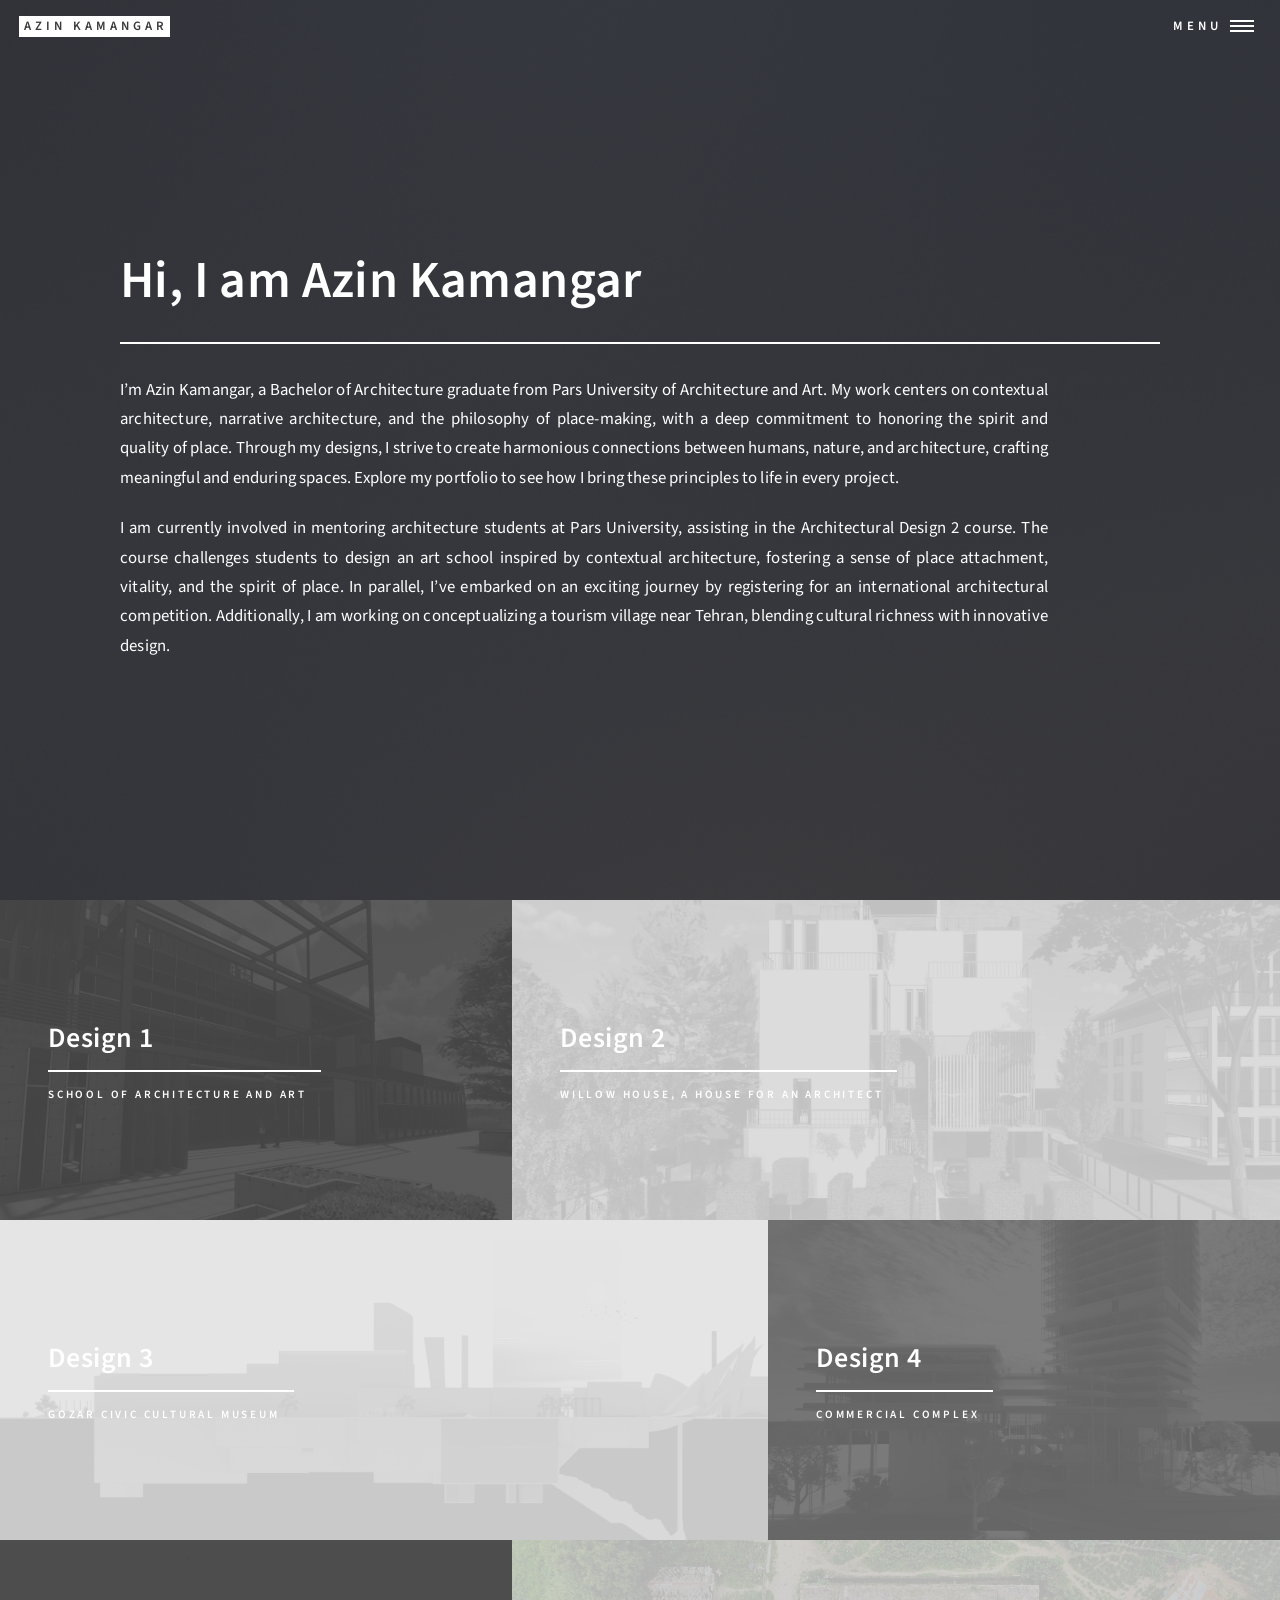
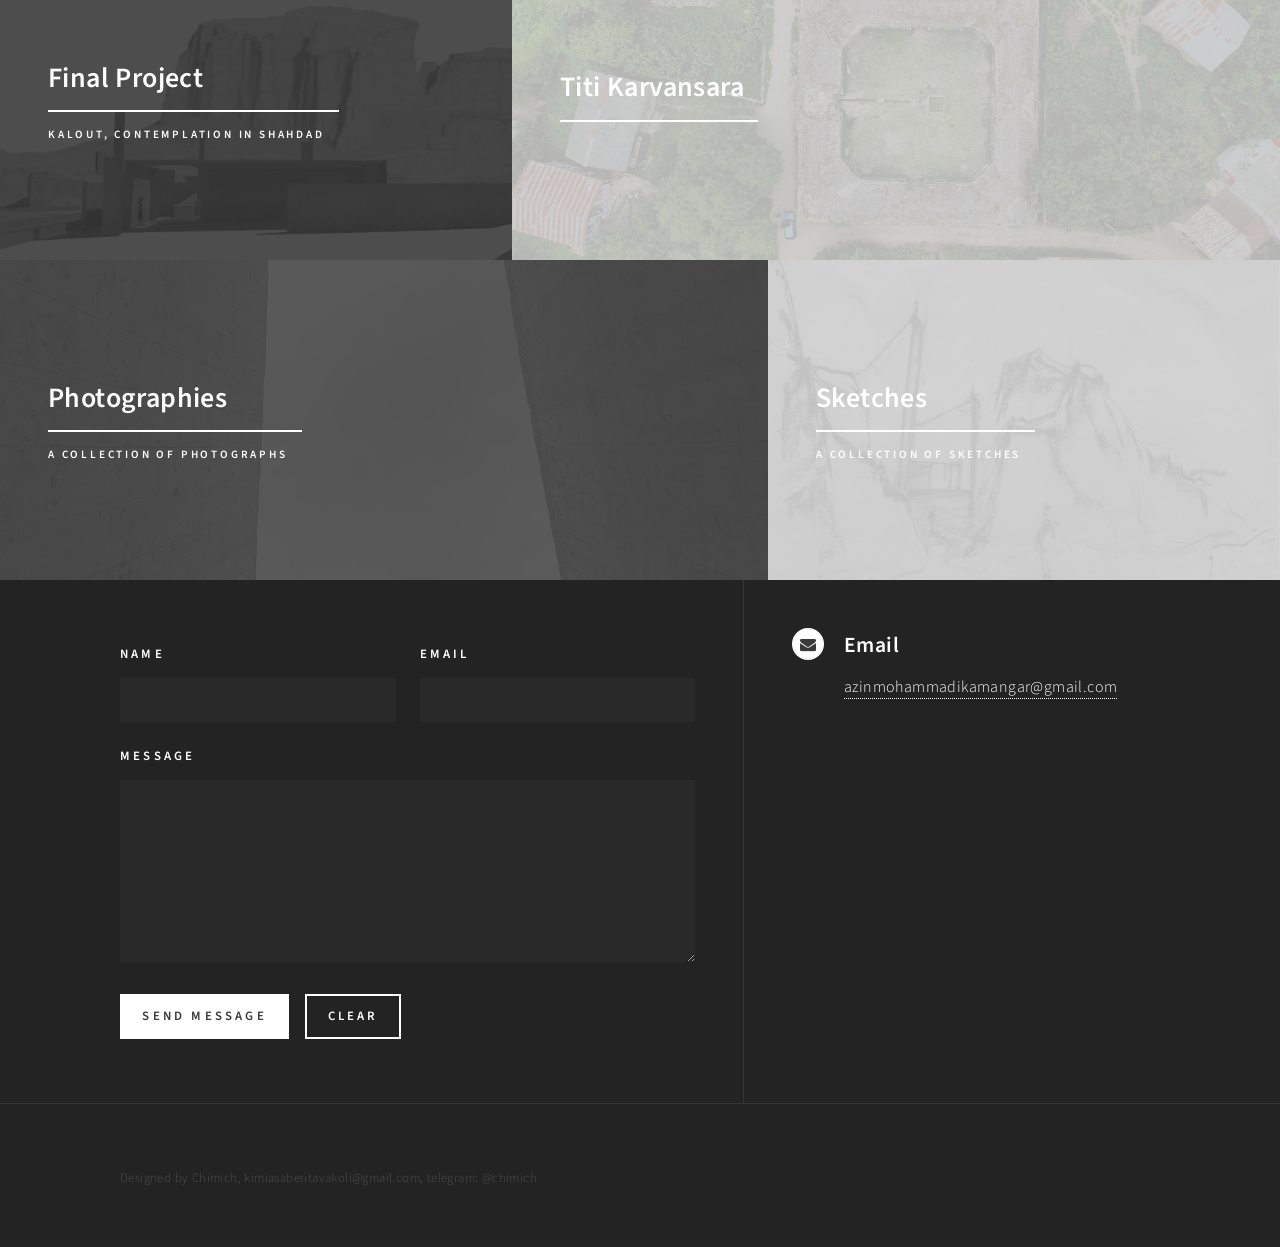
<file: index.html>
<!DOCTYPE HTML>
<!--
	Forty by HTML5 UP
	html5up.net | @ajlkn
	Free for personal and commercial use under the CCA 3.0 license (html5up.net/license)
-->
<html lang="en">
	<head>
		<title>Azin Kamangar</title>
		<meta charset="utf-8" />
		<meta name="viewport" content="width=device-width, initial-scale=1, user-scalable=no" />
		<link rel="stylesheet" href="assets/css/main.css" />
		<link rel="stylesheet" href="assets/css/azin.css" />
		<noscript><link rel="stylesheet" href="assets/css/noscript.css" /></noscript>
	</head>
	<body class="is-preload">

		<!-- Wrapper -->
			<div id="wrapper">

				<!-- Header -->
					<header id="header" class="alt">
						<a href="index.html" class="logo"><strong>Azin Kamangar</strong></a>
						<nav>
							<a href="#menu">Menu</a>
						</nav>
					</header>

				<!-- Menu -->
					<nav id="menu">
						<ul class="links">
							<li><a href="design-1.html">Design 1</a></li>
							<li><a href="design-2.html">Design 2</a></li>
							<li><a href="design-3.html">Design 3</a></li>
							<li><a href="design-4.html">Design 4</a></li>
							<li><a href="final-project.html">Final Project</a></li>
							<li><a href="titi-karvansara.html">Titi Karvansara</a></li>
							<li><a href="photographies.html">Photographies</a></li>
							<li><a href="sketches.html">Sketches</a></li>
						</ul>
					</nav>

				<!-- Banner -->
					<section id="banner" class="major">
						<div class="inner">
							<header class="major">
								<h1>Hi, I am Azin Kamangar</h1>
							</header>
							<div class="content">
								<div class="bio">
									<p>I’m Azin Kamangar, a Bachelor of Architecture graduate from Pars University of Architecture and Art. My work centers on contextual architecture, narrative architecture, and the philosophy of place-making, with a deep commitment to honoring the spirit and quality of place. Through my designs, I strive to create harmonious connections between humans, nature, and architecture, crafting meaningful and enduring spaces. Explore my portfolio to see how I bring these principles to life in every project.</p>
									<p>I am currently involved in mentoring architecture students at Pars University, assisting in the Architectural Design 2 course. The course challenges students to design an art school inspired by contextual architecture, fostering a sense of place attachment, vitality, and the spirit of place. In parallel, I’ve embarked on an exciting journey by registering for an international architectural competition. Additionally, I am working on conceptualizing a tourism village near Tehran, blending cultural richness with innovative design.</p>
								</div>
							</div>
						</div>
					</section>

				<!-- Main -->
					<div id="main">

						<!-- One -->
							<section id="one" class="tiles">
								<article>
									<span class="image">
										<img src="images/Desig1_cover.png" alt="" />
									</span>
									<header class="major">
										<h3><a href="design-1.html" class="link">Design 1</a></h3>
										<p>School of Architecture and Art</p>
									</header>
								</article>
								<article>
									<span class="image">
										<img src="images/Design2_cover.jpg" alt="" />
									</span>
									<header class="major">
										<h3><a href="design-2.html" class="link">Design 2</a></h3>
										<p>Willow House, A House For An Architect</p>
									</header>
								</article>
								<article>
									<span class="image">
										<img src="images/Design3_cover.png" alt="" />
									</span>
									<header class="major">
										<h3><a href="design-3.html" class="link">Design 3</a></h3>
										<p>Gozar Civic Cultural Museum</p>
									</header>
								</article>
								<article>
									<span class="image">
										<img src="images/Design4_cover.png" alt="" />
									</span>
									<header class="major">
										<h3><a href="design-4.html" class="link">Design 4</a></h3>
										<p>Commercial complex</p>
									</header>
								</article>
								<article>
									<span class="image">
										<img src="images/Finalproject_cover.jpg" alt="" />
									</span>
									<header class="major">
										<h3><a href="final-project.html" class="link">Final Project</a></h3>
										<p>Kalout, Contemplation In Shahdad</p>
									</header>
								</article>
								<article>
									<span class="image">
										<img src="images/TiTi_%20cover.jpg" alt="" />
									</span>
									<header class="major">
										<h3><a href="titi-karvansara.html" class="link">Titi Karvansara</a></h3>
									</header>
								</article>
								<article>
									<span class="image">
										<img src="images/Photographies_cover.jpg" alt="" />
									</span>
									<header class="major">
										<h3><a href="photographies.html" class="link">Photographies</a></h3>
										<p>A collection of photographs</p>
									</header>
								</article>
								<article>
									<span class="image">
										<img src="images/Sketches_cover.jpg" alt="" />
									</span>
									<header class="major">
										<h3><a href="sketches.html" class="link">Sketches</a></h3>
										<p>A collection of sketches</p>
									</header>
								</article>
							</section>

					</div>

				<!-- Contact -->
					<section id="contact">
						<div class="inner">
							<section>
								<form method="post" action="https://formsubmit.co/azinmohammadikamangar@gmail.com">
									<input type="hidden" name="_subject" value="New message from Azin Kamangar's portfolio website" />
									<input type="hidden" name="_template" value="table" />
									<input type="text" name="_honey" style="display:none" tabindex="-1" autocomplete="off" />
									<div class="fields">
										<div class="field half">
											<label for="name">Name</label>
											<input type="text" name="name" id="name" required />
										</div>
										<div class="field half">
											<label for="email">Email</label>
											<input type="email" name="email" id="email" required />
										</div>
										<div class="field">
											<label for="message">Message</label>
											<textarea name="message" id="message" rows="6" required></textarea>
										</div>
									</div>
									<ul class="actions">
										<li><input type="submit" value="Send Message" class="primary" /></li>
										<li><input type="reset" value="Clear" /></li>
									</ul>
								</form>
							</section>
							<section class="split">
								<section>
									<div class="contact-method">
										<span class="icon alt fa-envelope"></span>
										<h3>Email</h3>
										<a href="mailto:azinmohammadikamangar@gmail.com">azinmohammadikamangar@gmail.com</a>
									</div>
								</section>
							</section>
						</div>
					</section>

				<!-- Footer -->
					<footer id="footer">
						<div class="inner">
							<ul class="copyright">
								<li>Designed by Chimich, kimiasaberitavakoli@gmail.com, telegram: @chimich</li>
							</ul>
						</div>
					</footer>

			</div>

		<!-- Scripts -->
			<script src="assets/js/jquery.min.js"></script>
			<script src="assets/js/jquery.scrolly.min.js"></script>
			<script src="assets/js/jquery.scrollex.min.js"></script>
			<script src="assets/js/browser.min.js"></script>
			<script src="assets/js/breakpoints.min.js"></script>
			<script src="assets/js/util.js"></script>
			<script src="assets/js/main.js"></script>

	</body>
</html>
</file>
<file: assets/css/azin.css>
/* Azin Kamangar portfolio - extra styles (load after main.css) */

/* ---------- Justified text ---------- */
#banner .content p,
#main .inner p,
.project-meta {
	text-align: justify;
	text-justify: inter-word;
	hyphens: auto;
	-webkit-hyphens: auto;
}

/* ---------- Homepage banner: bio text in normal case ---------- */
#banner.major { height: auto; min-height: 100vh; padding-top: 7em; padding-bottom: 5em; }
#banner .content { display: block; }
#banner .content .bio { max-width: 58em; }
#banner .content .bio p {
	font-family: inherit;
	font-size: 1.05em;
	font-weight: 400;
	line-height: 1.75;
	letter-spacing: 0.01em;
	text-transform: none !important;
	margin: 0 0 1.25em 0;
}
#banner .content .bio p:last-child { margin-bottom: 0; }

/* ---------- Project description ---------- */
.project-meta { line-height: 1.9; margin-bottom: 2em; }
.project-meta strong { letter-spacing: 0.05em; }

/* ---------- Gallery: same-height photos in rows, no empty space ---------- */
#gallery { padding: 0 !important; margin: 0 !important; }
.gallery-grid { display: flex; flex-wrap: wrap; }
.gallery-grid .gallery-item {
	flex: 1 1 33.333%;
	height: 22em;
	display: block;
	overflow: hidden;
	cursor: zoom-in;
	border-bottom: none !important;
}
.gallery-grid.cols-4 .gallery-item { flex-basis: 25%; height: 20em; }
.gallery-item img {
	display: block; width: 100%; height: 100%;
	object-fit: cover;
	transition: transform 0.35s ease, opacity 0.35s ease;
}
.gallery-item:hover img { transform: scale(1.04); opacity: 0.9; }

@media screen and (max-width: 980px) {
	.gallery-grid .gallery-item,
	.gallery-grid.cols-4 .gallery-item { flex-basis: 50%; height: 18em; }
}
@media screen and (max-width: 480px) {
	.gallery-grid .gallery-item,
	.gallery-grid.cols-4 .gallery-item { flex-basis: 100%; height: 16em; }
}

/* ---------- Lightbox ---------- */
.lightbox {
	position: fixed; inset: 0; z-index: 100000;
	display: none; align-items: center; justify-content: center;
	background: rgba(0, 0, 0, 0.92);
}
.lightbox.open { display: flex; }
.lightbox img { max-width: 92vw; max-height: 90vh; box-shadow: 0 0 40px rgba(0,0,0,0.6); }
.lightbox button {
	position: absolute; background: none; border: none; box-shadow: none;
	color: #fff; font-size: 2.5rem; line-height: 1; width: auto; height: auto;
	padding: 0.4em 0.6em; cursor: pointer; opacity: 0.75; text-transform: none;
}
.lightbox button:hover { opacity: 1; background: none; }
.lightbox .lb-close { top: 0.2em; right: 0.3em; }
.lightbox .lb-prev { left: 0.2em; top: 50%; transform: translateY(-50%); }
.lightbox .lb-next { right: 0.2em; top: 50%; transform: translateY(-50%); }

/* ---------- Black / white / gray palette ---------- */
body, #wrapper { background-color: #232323 !important; }
#main, #main.alt { background-color: #232323 !important; }
#main > section { background-color: #262626 !important; }
#banner { background-color: #262626 !important; }
.tiles article { background-color: #2a2a2a !important; }

/* Template color overlays on banners and tiles -> gray */
#banner:before, #banner:after,
.tiles article:before, .tiles article:after,
.tiles article > .image:before, .tiles article > .image:after { filter: grayscale(1); }

/* Parts that contain no photos -> fully gray */
#header, #menu, #contact, #footer { filter: grayscale(1); }
</file>
<file: assets/css/noscript.css>
/*
	Forty by HTML5 UP
	html5up.net | @ajlkn
	Free for personal and commercial use under the CCA 3.0 license (html5up.net/license)
*/

/* Banner */

	body.is-preload #banner:after {
		opacity: 0.85;
	}

	body.is-preload #banner > .inner {
		-moz-filter: none;
		-webkit-filter: none;
		-ms-filter: none;
		filter: none;
		-moz-transform: none;
		-webkit-transform: none;
		-ms-transform: none;
		transform: none;
		opacity: 1;
	}
</file>
<file: assets/css/main.css>
@import url(font-awesome.min.css);
@import url("https://fonts.googleapis.com/css?family=Source+Sans+Pro:300,300italic,600,600italic");

/*
	Forty by HTML5 UP
	html5up.net | @ajlkn
	Free for personal and commercial use under the CCA 3.0 license (html5up.net/license)
*/

html, body, div, span, applet, object,
iframe, h1, h2, h3, h4, h5, h6, p, blockquote,
pre, a, abbr, acronym, address, big, cite,
code, del, dfn, em, img, ins, kbd, q, s, samp,
small, strike, strong, sub, sup, tt, var, b,
u, i, center, dl, dt, dd, ol, ul, li, fieldset,
form, label, legend, table, caption, tbody,
tfoot, thead, tr, th, td, article, aside,
canvas, details, embed, figure, figcaption,
footer, header, hgroup, menu, nav, output, ruby,
section, summary, time, mark, audio, video {
	margin: 0;
	padding: 0;
	border: 0;
	font-size: 100%;
	font: inherit;
	vertical-align: baseline;}

article, aside, details, figcaption, figure,
footer, header, hgroup, menu, nav, section {
	display: block;}

body {
	line-height: 1;
}

ol, ul {
	list-style: none;
}

blockquote, q {
	quotes: none;
}

	blockquote:before, blockquote:after, q:before, q:after {
		content: '';
		content: none;
	}

table {
	border-collapse: collapse;
	border-spacing: 0;
}

body {
	-webkit-text-size-adjust: none;
}

mark {
	background-color: transparent;
	color: inherit;
}

input::-moz-focus-inner {
	border: 0;
	padding: 0;
}

input, select, textarea {
	-moz-appearance: none;
	-webkit-appearance: none;
	-ms-appearance: none;
	appearance: none;
}

/* Basic */

	@-ms-viewport {
		width: device-width;
	}

	body {
		-ms-overflow-style: scrollbar;
	}

	@media screen and (max-width: 480px) {

		html, body {
			min-width: 320px;
		}

	}

	html {
		box-sizing: border-box;
	}

	*, *:before, *:after {
		box-sizing: inherit;
	}

	body {
		background: #343A40;
	}

		body.is-preload *, body.is-preload *:before, body.is-preload *:after {
			-moz-animation: none !important;
			-webkit-animation: none !important;
			-ms-animation: none !important;
			animation: none !important;
			-moz-transition: none !important;
			-webkit-transition: none !important;
			-ms-transition: none !important;
			transition: none !important;
		}

/* Type */

	body, input, select, textarea {
		color: #ffffff;
		font-family: "Source Sans Pro", Helvetica, sans-serif;
		font-size: 17pt;
		font-weight: 300;
		letter-spacing: 0.025em;
		line-height: 1.65;
	}

		@media screen and (max-width: 1680px) {

			body, input, select, textarea {
				font-size: 14pt;
			}

		}

		@media screen and (max-width: 1280px) {

			body, input, select, textarea {
				font-size: 12pt;
			}

		}

		@media screen and (max-width: 360px) {

			body, input, select, textarea {
				font-size: 11pt;
			}

		}

	a {
		-moz-transition: color 0.2s ease-in-out, border-bottom-color 0.2s ease-in-out;
		-webkit-transition: color 0.2s ease-in-out, border-bottom-color 0.2s ease-in-out;
		-ms-transition: color 0.2s ease-in-out, border-bottom-color 0.2s ease-in-out;
		transition: color 0.2s ease-in-out, border-bottom-color 0.2s ease-in-out;
		border-bottom: dotted 1px;
		color: inherit;
		text-decoration: none;
	}

		a:hover {
			border-bottom-color: transparent;
			color: #9bf1ff !important;
		}

		a:active {
			color: #53e3fb !important;
		}

	strong, b {
		color: #ffffff;
		font-weight: 600;
	}

	em, i {
		font-style: italic;
	}

	p {
		margin: 0 0 2em 0;
	}

	h1, h2, h3, h4, h5, h6 {
		color: #ffffff;
		font-weight: 600;
		line-height: 1.65;
		margin: 0 0 1em 0;
	}

		h1 a, h2 a, h3 a, h4 a, h5 a, h6 a {
			color: inherit;
			border-bottom: 0;
		}

	h1 {
		font-size: 2.5em;
	}

	h2 {
		font-size: 1.75em;
	}

	h3 {
		font-size: 1.35em;
	}

	h4 {
		font-size: 1.1em;
	}

	h5 {
		font-size: 0.9em;
	}

	h6 {
		font-size: 0.7em;
	}

	@media screen and (max-width: 736px) {

		h1 {
			font-size: 2em;
		}

		h2 {
			font-size: 1.5em;
		}

		h3 {
			font-size: 1.25em;
		}

	}

	sub {
		font-size: 0.8em;
		position: relative;
		top: 0.5em;
	}

	sup {
		font-size: 0.8em;
		position: relative;
		top: -0.5em;
	}

	blockquote {
		border-left: solid 4px rgba(209, 209, 255, 0.1);
		font-style: italic;
		margin: 0 0 2em 0;
		padding: 0.5em 0 0.5em 2em;
	}

	code {
		background: rgba(209, 209, 255, 0.035);
		font-family: "Courier New", monospace;
		font-size: 0.9em;
		margin: 0 0.25em;
		padding: 0.25em 0.65em;
	}

	pre {
		-webkit-overflow-scrolling: touch;
		font-family: "Courier New", monospace;
		font-size: 0.9em;
		margin: 0 0 2em 0;
	}

		pre code {
			display: block;
			line-height: 1.75;
			padding: 1em 1.5em;
			overflow-x: auto;
		}

	hr {
		border: 0;
		border-bottom: solid 1px rgba(209, 209, 255, 0.1);
		margin: 2em 0;
	}

		hr.major {
			margin: 3em 0;
		}

	.align-left {
		text-align: left;
	}

	.align-center {
		text-align: center;
	}

	.align-right {
		text-align: right;
	}

/* Row */

	.row {
		display: flex;
		flex-wrap: wrap;
		box-sizing: border-box;
		align-items: stretch;
	}

		.row > * {
			box-sizing: border-box;
		}

		.row.gtr-uniform > * > :last-child {
			margin-bottom: 0;
		}

		.row.aln-left {
			justify-content: flex-start;
		}

		.row.aln-center {
			justify-content: center;
		}

		.row.aln-right {
			justify-content: flex-end;
		}

		.row.aln-top {
			align-items: flex-start;
		}

		.row.aln-middle {
			align-items: center;
		}

		.row.aln-bottom {
			align-items: flex-end;
		}

		.row > .imp {
			order: -1;
		}

		.row > .col-1 {
			width: 8.3333333333%;
		}

		.row > .off-1 {
			margin-left: 8.3333333333%;
		}

		.row > .col-2 {
			width: 16.6666666667%;
		}

		.row > .off-2 {
			margin-left: 16.6666666667%;
		}

		.row > .col-3 {
			width: 25%;
		}

		.row > .off-3 {
			margin-left: 25%;
		}

		.row > .col-4 {
			width: 33.3333333333%;
		}

		.row > .off-4 {
			margin-left: 33.3333333333%;
		}

		.row > .col-5 {
			width: 41.6666666667%;
		}

		.row > .off-5 {
			margin-left: 41.6666666667%;
		}

		.row > .col-6 {
			width: 50%;
		}

		.row > .off-6 {
			margin-left: 50%;
		}

		.row > .col-7 {
			width: 58.3333333333%;
		}

		.row > .off-7 {
			margin-left: 58.3333333333%;
		}

		.row > .col-8 {
			width: 66.6666666667%;
		}

		.row > .off-8 {
			margin-left: 66.6666666667%;
		}

		.row > .col-9 {
			width: 75%;
		}

		.row > .off-9 {
			margin-left: 75%;
		}

		.row > .col-10 {
			width: 83.3333333333%;
		}

		.row > .off-10 {
			margin-left: 83.3333333333%;
		}

		.row > .col-11 {
			width: 91.6666666667%;
		}

		.row > .off-11 {
			margin-left: 91.6666666667%;
		}

		.row > .col-12 {
			width: 100%;
		}

		.row > .off-12 {
			margin-left: 100%;
		}

		.row.gtr-0 {
			margin-top: 0;
			margin-left: 0em;
		}

			.row.gtr-0 > * {
				padding: 0 0 0 0em;
			}

			.row.gtr-0.gtr-uniform {
				margin-top: 0em;
			}

				.row.gtr-0.gtr-uniform > * {
					padding-top: 0em;
				}

		.row.gtr-25 {
			margin-top: 0;
			margin-left: -0.5em;
		}

			.row.gtr-25 > * {
				padding: 0 0 0 0.5em;
			}

			.row.gtr-25.gtr-uniform {
				margin-top: -0.5em;
			}

				.row.gtr-25.gtr-uniform > * {
					padding-top: 0.5em;
				}

		.row.gtr-50 {
			margin-top: 0;
			margin-left: -1em;
		}

			.row.gtr-50 > * {
				padding: 0 0 0 1em;
			}

			.row.gtr-50.gtr-uniform {
				margin-top: -1em;
			}

				.row.gtr-50.gtr-uniform > * {
					padding-top: 1em;
				}

		.row {
			margin-top: 0;
			margin-left: -2em;
		}

			.row > * {
				padding: 0 0 0 2em;
			}

			.row.gtr-uniform {
				margin-top: -2em;
			}

				.row.gtr-uniform > * {
					padding-top: 2em;
				}

		.row.gtr-150 {
			margin-top: 0;
			margin-left: -3em;
		}

			.row.gtr-150 > * {
				padding: 0 0 0 3em;
			}

			.row.gtr-150.gtr-uniform {
				margin-top: -3em;
			}

				.row.gtr-150.gtr-uniform > * {
					padding-top: 3em;
				}

		.row.gtr-200 {
			margin-top: 0;
			margin-left: -4em;
		}

			.row.gtr-200 > * {
				padding: 0 0 0 4em;
			}

			.row.gtr-200.gtr-uniform {
				margin-top: -4em;
			}

				.row.gtr-200.gtr-uniform > * {
					padding-top: 4em;
				}

		@media screen and (max-width: 1680px) {

			.row {
				display: flex;
				flex-wrap: wrap;
				box-sizing: border-box;
				align-items: stretch;
			}

				.row > * {
					box-sizing: border-box;
				}

				.row.gtr-uniform > * > :last-child {
					margin-bottom: 0;
				}

				.row.aln-left {
					justify-content: flex-start;
				}

				.row.aln-center {
					justify-content: center;
				}

				.row.aln-right {
					justify-content: flex-end;
				}

				.row.aln-top {
					align-items: flex-start;
				}

				.row.aln-middle {
					align-items: center;
				}

				.row.aln-bottom {
					align-items: flex-end;
				}

				.row > .imp-xlarge {
					order: -1;
				}

				.row > .col-1-xlarge {
					width: 8.3333333333%;
				}

				.row > .off-1-xlarge {
					margin-left: 8.3333333333%;
				}

				.row > .col-2-xlarge {
					width: 16.6666666667%;
				}

				.row > .off-2-xlarge {
					margin-left: 16.6666666667%;
				}

				.row > .col-3-xlarge {
					width: 25%;
				}

				.row > .off-3-xlarge {
					margin-left: 25%;
				}

				.row > .col-4-xlarge {
					width: 33.3333333333%;
				}

				.row > .off-4-xlarge {
					margin-left: 33.3333333333%;
				}

				.row > .col-5-xlarge {
					width: 41.6666666667%;
				}

				.row > .off-5-xlarge {
					margin-left: 41.6666666667%;
				}

				.row > .col-6-xlarge {
					width: 50%;
				}

				.row > .off-6-xlarge {
					margin-left: 50%;
				}

				.row > .col-7-xlarge {
					width: 58.3333333333%;
				}

				.row > .off-7-xlarge {
					margin-left: 58.3333333333%;
				}

				.row > .col-8-xlarge {
					width: 66.6666666667%;
				}

				.row > .off-8-xlarge {
					margin-left: 66.6666666667%;
				}

				.row > .col-9-xlarge {
					width: 75%;
				}

				.row > .off-9-xlarge {
					margin-left: 75%;
				}

				.row > .col-10-xlarge {
					width: 83.3333333333%;
				}

				.row > .off-10-xlarge {
					margin-left: 83.3333333333%;
				}

				.row > .col-11-xlarge {
					width: 91.6666666667%;
				}

				.row > .off-11-xlarge {
					margin-left: 91.6666666667%;
				}

				.row > .col-12-xlarge {
					width: 100%;
				}

				.row > .off-12-xlarge {
					margin-left: 100%;
				}

				.row.gtr-0 {
					margin-top: 0;
					margin-left: 0em;
				}

					.row.gtr-0 > * {
						padding: 0 0 0 0em;
					}

					.row.gtr-0.gtr-uniform {
						margin-top: 0em;
					}

						.row.gtr-0.gtr-uniform > * {
							padding-top: 0em;
						}

				.row.gtr-25 {
					margin-top: 0;
					margin-left: -0.5em;
				}

					.row.gtr-25 > * {
						padding: 0 0 0 0.5em;
					}

					.row.gtr-25.gtr-uniform {
						margin-top: -0.5em;
					}

						.row.gtr-25.gtr-uniform > * {
							padding-top: 0.5em;
						}

				.row.gtr-50 {
					margin-top: 0;
					margin-left: -1em;
				}

					.row.gtr-50 > * {
						padding: 0 0 0 1em;
					}

					.row.gtr-50.gtr-uniform {
						margin-top: -1em;
					}

						.row.gtr-50.gtr-uniform > * {
							padding-top: 1em;
						}

				.row {
					margin-top: 0;
					margin-left: -2em;
				}

					.row > * {
						padding: 0 0 0 2em;
					}

					.row.gtr-uniform {
						margin-top: -2em;
					}

						.row.gtr-uniform > * {
							padding-top: 2em;
						}

				.row.gtr-150 {
					margin-top: 0;
					margin-left: -3em;
				}

					.row.gtr-150 > * {
						padding: 0 0 0 3em;
					}

					.row.gtr-150.gtr-uniform {
						margin-top: -3em;
					}

						.row.gtr-150.gtr-uniform > * {
							padding-top: 3em;
						}

				.row.gtr-200 {
					margin-top: 0;
					margin-left: -4em;
				}

					.row.gtr-200 > * {
						padding: 0 0 0 4em;
					}

					.row.gtr-200.gtr-uniform {
						margin-top: -4em;
					}

						.row.gtr-200.gtr-uniform > * {
							padding-top: 4em;
						}

		}

		@media screen and (max-width: 1280px) {

			.row {
				display: flex;
				flex-wrap: wrap;
				box-sizing: border-box;
				align-items: stretch;
			}

				.row > * {
					box-sizing: border-box;
				}

				.row.gtr-uniform > * > :last-child {
					margin-bottom: 0;
				}

				.row.aln-left {
					justify-content: flex-start;
				}

				.row.aln-center {
					justify-content: center;
				}

				.row.aln-right {
					justify-content: flex-end;
				}

				.row.aln-top {
					align-items: flex-start;
				}

				.row.aln-middle {
					align-items: center;
				}

				.row.aln-bottom {
					align-items: flex-end;
				}

				.row > .imp-large {
					order: -1;
				}

				.row > .col-1-large {
					width: 8.3333333333%;
				}

				.row > .off-1-large {
					margin-left: 8.3333333333%;
				}

				.row > .col-2-large {
					width: 16.6666666667%;
				}

				.row > .off-2-large {
					margin-left: 16.6666666667%;
				}

				.row > .col-3-large {
					width: 25%;
				}

				.row > .off-3-large {
					margin-left: 25%;
				}

				.row > .col-4-large {
					width: 33.3333333333%;
				}

				.row > .off-4-large {
					margin-left: 33.3333333333%;
				}

				.row > .col-5-large {
					width: 41.6666666667%;
				}

				.row > .off-5-large {
					margin-left: 41.6666666667%;
				}

				.row > .col-6-large {
					width: 50%;
				}

				.row > .off-6-large {
					margin-left: 50%;
				}

				.row > .col-7-large {
					width: 58.3333333333%;
				}

				.row > .off-7-large {
					margin-left: 58.3333333333%;
				}

				.row > .col-8-large {
					width: 66.6666666667%;
				}

				.row > .off-8-large {
					margin-left: 66.6666666667%;
				}

				.row > .col-9-large {
					width: 75%;
				}

				.row > .off-9-large {
					margin-left: 75%;
				}

				.row > .col-10-large {
					width: 83.3333333333%;
				}

				.row > .off-10-large {
					margin-left: 83.3333333333%;
				}

				.row > .col-11-large {
					width: 91.6666666667%;
				}

				.row > .off-11-large {
					margin-left: 91.6666666667%;
				}

				.row > .col-12-large {
					width: 100%;
				}

				.row > .off-12-large {
					margin-left: 100%;
				}

				.row.gtr-0 {
					margin-top: 0;
					margin-left: 0em;
				}

					.row.gtr-0 > * {
						padding: 0 0 0 0em;
					}

					.row.gtr-0.gtr-uniform {
						margin-top: 0em;
					}

						.row.gtr-0.gtr-uniform > * {
							padding-top: 0em;
						}

				.row.gtr-25 {
					margin-top: 0;
					margin-left: -0.375em;
				}

					.row.gtr-25 > * {
						padding: 0 0 0 0.375em;
					}

					.row.gtr-25.gtr-uniform {
						margin-top: -0.375em;
					}

						.row.gtr-25.gtr-uniform > * {
							padding-top: 0.375em;
						}

				.row.gtr-50 {
					margin-top: 0;
					margin-left: -0.75em;
				}

					.row.gtr-50 > * {
						padding: 0 0 0 0.75em;
					}

					.row.gtr-50.gtr-uniform {
						margin-top: -0.75em;
					}

						.row.gtr-50.gtr-uniform > * {
							padding-top: 0.75em;
						}

				.row {
					margin-top: 0;
					margin-left: -1.5em;
				}

					.row > * {
						padding: 0 0 0 1.5em;
					}

					.row.gtr-uniform {
						margin-top: -1.5em;
					}

						.row.gtr-uniform > * {
							padding-top: 1.5em;
						}

				.row.gtr-150 {
					margin-top: 0;
					margin-left: -2.25em;
				}

					.row.gtr-150 > * {
						padding: 0 0 0 2.25em;
					}

					.row.gtr-150.gtr-uniform {
						margin-top: -2.25em;
					}

						.row.gtr-150.gtr-uniform > * {
							padding-top: 2.25em;
						}

				.row.gtr-200 {
					margin-top: 0;
					margin-left: -3em;
				}

					.row.gtr-200 > * {
						padding: 0 0 0 3em;
					}

					.row.gtr-200.gtr-uniform {
						margin-top: -3em;
					}

						.row.gtr-200.gtr-uniform > * {
							padding-top: 3em;
						}

		}

		@media screen and (max-width: 980px) {

			.row {
				display: flex;
				flex-wrap: wrap;
				box-sizing: border-box;
				align-items: stretch;
			}

				.row > * {
					box-sizing: border-box;
				}

				.row.gtr-uniform > * > :last-child {
					margin-bottom: 0;
				}

				.row.aln-left {
					justify-content: flex-start;
				}

				.row.aln-center {
					justify-content: center;
				}

				.row.aln-right {
					justify-content: flex-end;
				}

				.row.aln-top {
					align-items: flex-start;
				}

				.row.aln-middle {
					align-items: center;
				}

				.row.aln-bottom {
					align-items: flex-end;
				}

				.row > .imp-medium {
					order: -1;
				}

				.row > .col-1-medium {
					width: 8.3333333333%;
				}

				.row > .off-1-medium {
					margin-left: 8.3333333333%;
				}

				.row > .col-2-medium {
					width: 16.6666666667%;
				}

				.row > .off-2-medium {
					margin-left: 16.6666666667%;
				}

				.row > .col-3-medium {
					width: 25%;
				}

				.row > .off-3-medium {
					margin-left: 25%;
				}

				.row > .col-4-medium {
					width: 33.3333333333%;
				}

				.row > .off-4-medium {
					margin-left: 33.3333333333%;
				}

				.row > .col-5-medium {
					width: 41.6666666667%;
				}

				.row > .off-5-medium {
					margin-left: 41.6666666667%;
				}

				.row > .col-6-medium {
					width: 50%;
				}

				.row > .off-6-medium {
					margin-left: 50%;
				}

				.row > .col-7-medium {
					width: 58.3333333333%;
				}

				.row > .off-7-medium {
					margin-left: 58.3333333333%;
				}

				.row > .col-8-medium {
					width: 66.6666666667%;
				}

				.row > .off-8-medium {
					margin-left: 66.6666666667%;
				}

				.row > .col-9-medium {
					width: 75%;
				}

				.row > .off-9-medium {
					margin-left: 75%;
				}

				.row > .col-10-medium {
					width: 83.3333333333%;
				}

				.row > .off-10-medium {
					margin-left: 83.3333333333%;
				}

				.row > .col-11-medium {
					width: 91.6666666667%;
				}

				.row > .off-11-medium {
					margin-left: 91.6666666667%;
				}

				.row > .col-12-medium {
					width: 100%;
				}

				.row > .off-12-medium {
					margin-left: 100%;
				}

				.row.gtr-0 {
					margin-top: 0;
					margin-left: 0em;
				}

					.row.gtr-0 > * {
						padding: 0 0 0 0em;
					}

					.row.gtr-0.gtr-uniform {
						margin-top: 0em;
					}

						.row.gtr-0.gtr-uniform > * {
							padding-top: 0em;
						}

				.row.gtr-25 {
					margin-top: 0;
					margin-left: -0.375em;
				}

					.row.gtr-25 > * {
						padding: 0 0 0 0.375em;
					}

					.row.gtr-25.gtr-uniform {
						margin-top: -0.375em;
					}

						.row.gtr-25.gtr-uniform > * {
							padding-top: 0.375em;
						}

				.row.gtr-50 {
					margin-top: 0;
					margin-left: -0.75em;
				}

					.row.gtr-50 > * {
						padding: 0 0 0 0.75em;
					}

					.row.gtr-50.gtr-uniform {
						margin-top: -0.75em;
					}

						.row.gtr-50.gtr-uniform > * {
							padding-top: 0.75em;
						}

				.row {
					margin-top: 0;
					margin-left: -1.5em;
				}

					.row > * {
						padding: 0 0 0 1.5em;
					}

					.row.gtr-uniform {
						margin-top: -1.5em;
					}

						.row.gtr-uniform > * {
							padding-top: 1.5em;
						}

				.row.gtr-150 {
					margin-top: 0;
					margin-left: -2.25em;
				}

					.row.gtr-150 > * {
						padding: 0 0 0 2.25em;
					}

					.row.gtr-150.gtr-uniform {
						margin-top: -2.25em;
					}

						.row.gtr-150.gtr-uniform > * {
							padding-top: 2.25em;
						}

				.row.gtr-200 {
					margin-top: 0;
					margin-left: -3em;
				}

					.row.gtr-200 > * {
						padding: 0 0 0 3em;
					}

					.row.gtr-200.gtr-uniform {
						margin-top: -3em;
					}

						.row.gtr-200.gtr-uniform > * {
							padding-top: 3em;
						}

		}

		@media screen and (max-width: 736px) {

			.row {
				display: flex;
				flex-wrap: wrap;
				box-sizing: border-box;
				align-items: stretch;
			}

				.row > * {
					box-sizing: border-box;
				}

				.row.gtr-uniform > * > :last-child {
					margin-bottom: 0;
				}

				.row.aln-left {
					justify-content: flex-start;
				}

				.row.aln-center {
					justify-content: center;
				}

				.row.aln-right {
					justify-content: flex-end;
				}

				.row.aln-top {
					align-items: flex-start;
				}

				.row.aln-middle {
					align-items: center;
				}

				.row.aln-bottom {
					align-items: flex-end;
				}

				.row > .imp-small {
					order: -1;
				}

				.row > .col-1-small {
					width: 8.3333333333%;
				}

				.row > .off-1-small {
					margin-left: 8.3333333333%;
				}

				.row > .col-2-small {
					width: 16.6666666667%;
				}

				.row > .off-2-small {
					margin-left: 16.6666666667%;
				}

				.row > .col-3-small {
					width: 25%;
				}

				.row > .off-3-small {
					margin-left: 25%;
				}

				.row > .col-4-small {
					width: 33.3333333333%;
				}

				.row > .off-4-small {
					margin-left: 33.3333333333%;
				}

				.row > .col-5-small {
					width: 41.6666666667%;
				}

				.row > .off-5-small {
					margin-left: 41.6666666667%;
				}

				.row > .col-6-small {
					width: 50%;
				}

				.row > .off-6-small {
					margin-left: 50%;
				}

				.row > .col-7-small {
					width: 58.3333333333%;
				}

				.row > .off-7-small {
					margin-left: 58.3333333333%;
				}

				.row > .col-8-small {
					width: 66.6666666667%;
				}

				.row > .off-8-small {
					margin-left: 66.6666666667%;
				}

				.row > .col-9-small {
					width: 75%;
				}

				.row > .off-9-small {
					margin-left: 75%;
				}

				.row > .col-10-small {
					width: 83.3333333333%;
				}

				.row > .off-10-small {
					margin-left: 83.3333333333%;
				}

				.row > .col-11-small {
					width: 91.6666666667%;
				}

				.row > .off-11-small {
					margin-left: 91.6666666667%;
				}

				.row > .col-12-small {
					width: 100%;
				}

				.row > .off-12-small {
					margin-left: 100%;
				}

				.row.gtr-0 {
					margin-top: 0;
					margin-left: 0em;
				}

					.row.gtr-0 > * {
						padding: 0 0 0 0em;
					}

					.row.gtr-0.gtr-uniform {
						margin-top: 0em;
					}

						.row.gtr-0.gtr-uniform > * {
							padding-top: 0em;
						}

				.row.gtr-25 {
					margin-top: 0;
					margin-left: -0.3125em;
				}

					.row.gtr-25 > * {
						padding: 0 0 0 0.3125em;
					}

					.row.gtr-25.gtr-uniform {
						margin-top: -0.3125em;
					}

						.row.gtr-25.gtr-uniform > * {
							padding-top: 0.3125em;
						}

				.row.gtr-50 {
					margin-top: 0;
					margin-left: -0.625em;
				}

					.row.gtr-50 > * {
						padding: 0 0 0 0.625em;
					}

					.row.gtr-50.gtr-uniform {
						margin-top: -0.625em;
					}

						.row.gtr-50.gtr-uniform > * {
							padding-top: 0.625em;
						}

				.row {
					margin-top: 0;
					margin-left: -1.25em;
				}

					.row > * {
						padding: 0 0 0 1.25em;
					}

					.row.gtr-uniform {
						margin-top: -1.25em;
					}

						.row.gtr-uniform > * {
							padding-top: 1.25em;
						}

				.row.gtr-150 {
					margin-top: 0;
					margin-left: -1.875em;
				}

					.row.gtr-150 > * {
						padding: 0 0 0 1.875em;
					}

					.row.gtr-150.gtr-uniform {
						margin-top: -1.875em;
					}

						.row.gtr-150.gtr-uniform > * {
							padding-top: 1.875em;
						}

				.row.gtr-200 {
					margin-top: 0;
					margin-left: -2.5em;
				}

					.row.gtr-200 > * {
						padding: 0 0 0 2.5em;
					}

					.row.gtr-200.gtr-uniform {
						margin-top: -2.5em;
					}

						.row.gtr-200.gtr-uniform > * {
							padding-top: 2.5em;
						}

		}

		@media screen and (max-width: 480px) {

			.row {
				display: flex;
				flex-wrap: wrap;
				box-sizing: border-box;
				align-items: stretch;
			}

				.row > * {
					box-sizing: border-box;
				}

				.row.gtr-uniform > * > :last-child {
					margin-bottom: 0;
				}

				.row.aln-left {
					justify-content: flex-start;
				}

				.row.aln-center {
					justify-content: center;
				}

				.row.aln-right {
					justify-content: flex-end;
				}

				.row.aln-top {
					align-items: flex-start;
				}

				.row.aln-middle {
					align-items: center;
				}

				.row.aln-bottom {
					align-items: flex-end;
				}

				.row > .imp-xsmall {
					order: -1;
				}

				.row > .col-1-xsmall {
					width: 8.3333333333%;
				}

				.row > .off-1-xsmall {
					margin-left: 8.3333333333%;
				}

				.row > .col-2-xsmall {
					width: 16.6666666667%;
				}

				.row > .off-2-xsmall {
					margin-left: 16.6666666667%;
				}

				.row > .col-3-xsmall {
					width: 25%;
				}

				.row > .off-3-xsmall {
					margin-left: 25%;
				}

				.row > .col-4-xsmall {
					width: 33.3333333333%;
				}

				.row > .off-4-xsmall {
					margin-left: 33.3333333333%;
				}

				.row > .col-5-xsmall {
					width: 41.6666666667%;
				}

				.row > .off-5-xsmall {
					margin-left: 41.6666666667%;
				}

				.row > .col-6-xsmall {
					width: 50%;
				}

				.row > .off-6-xsmall {
					margin-left: 50%;
				}

				.row > .col-7-xsmall {
					width: 58.3333333333%;
				}

				.row > .off-7-xsmall {
					margin-left: 58.3333333333%;
				}

				.row > .col-8-xsmall {
					width: 66.6666666667%;
				}

				.row > .off-8-xsmall {
					margin-left: 66.6666666667%;
				}

				.row > .col-9-xsmall {
					width: 75%;
				}

				.row > .off-9-xsmall {
					margin-left: 75%;
				}

				.row > .col-10-xsmall {
					width: 83.3333333333%;
				}

				.row > .off-10-xsmall {
					margin-left: 83.3333333333%;
				}

				.row > .col-11-xsmall {
					width: 91.6666666667%;
				}

				.row > .off-11-xsmall {
					margin-left: 91.6666666667%;
				}

				.row > .col-12-xsmall {
					width: 100%;
				}

				.row > .off-12-xsmall {
					margin-left: 100%;
				}

				.row.gtr-0 {
					margin-top: 0;
					margin-left: 0em;
				}

					.row.gtr-0 > * {
						padding: 0 0 0 0em;
					}

					.row.gtr-0.gtr-uniform {
						margin-top: 0em;
					}

						.row.gtr-0.gtr-uniform > * {
							padding-top: 0em;
						}

				.row.gtr-25 {
					margin-top: 0;
					margin-left: -0.3125em;
				}

					.row.gtr-25 > * {
						padding: 0 0 0 0.3125em;
					}

					.row.gtr-25.gtr-uniform {
						margin-top: -0.3125em;
					}

						.row.gtr-25.gtr-uniform > * {
							padding-top: 0.3125em;
						}

				.row.gtr-50 {
					margin-top: 0;
					margin-left: -0.625em;
				}

					.row.gtr-50 > * {
						padding: 0 0 0 0.625em;
					}

					.row.gtr-50.gtr-uniform {
						margin-top: -0.625em;
					}

						.row.gtr-50.gtr-uniform > * {
							padding-top: 0.625em;
						}

				.row {
					margin-top: 0;
					margin-left: -1.25em;
				}

					.row > * {
						padding: 0 0 0 1.25em;
					}

					.row.gtr-uniform {
						margin-top: -1.25em;
					}

						.row.gtr-uniform > * {
							padding-top: 1.25em;
						}

				.row.gtr-150 {
					margin-top: 0;
					margin-left: -1.875em;
				}

					.row.gtr-150 > * {
						padding: 0 0 0 1.875em;
					}

					.row.gtr-150.gtr-uniform {
						margin-top: -1.875em;
					}

						.row.gtr-150.gtr-uniform > * {
							padding-top: 1.875em;
						}

				.row.gtr-200 {
					margin-top: 0;
					margin-left: -2.5em;
				}

					.row.gtr-200 > * {
						padding: 0 0 0 2.5em;
					}

					.row.gtr-200.gtr-uniform {
						margin-top: -2.5em;
					}

						.row.gtr-200.gtr-uniform > * {
							padding-top: 2.5em;
						}

		}

/* Section/Article */

	section.special, article.special {
		text-align: center;
	}

	header.major {
		width: -moz-max-content;
		width: -webkit-max-content;
		width: -ms-max-content;
		width: max-content;
		margin-bottom: 2em;
	}

		header.major > :first-child {
			margin-bottom: 0;
			width: calc(100% + 0.5em);
		}

			header.major > :first-child:after {
				content: '';
				background-color: #ffffff;
				display: block;
				height: 2px;
				margin: 0.325em 0 0.5em 0;
				width: 100%;
			}

		header.major > p {
			font-size: 0.7em;
			font-weight: 600;
			letter-spacing: 0.25em;
			margin-bottom: 0;
			text-transform: uppercase;
		}

		body.is-ie header.major > :first-child:after {
			max-width: 9em;
		}

		body.is-ie header.major > h1:after {
			max-width: 100% !important;
		}

	@media screen and (max-width: 736px) {

		header.major > p br {
			display: none;
		}

	}

/* Form */

	form {
		margin: 0 0 2em 0;
	}

		form > :last-child {
			margin-bottom: 0;
		}

		form > .fields {
			display: -moz-flex;
			display: -webkit-flex;
			display: -ms-flex;
			display: flex;
			-moz-flex-wrap: wrap;
			-webkit-flex-wrap: wrap;
			-ms-flex-wrap: wrap;
			flex-wrap: wrap;
			width: calc(100% + 3em);
			margin: -1.5em 0 2em -1.5em;
		}

			form > .fields > .field {
				-moz-flex-grow: 0;
				-webkit-flex-grow: 0;
				-ms-flex-grow: 0;
				flex-grow: 0;
				-moz-flex-shrink: 0;
				-webkit-flex-shrink: 0;
				-ms-flex-shrink: 0;
				flex-shrink: 0;
				padding: 1.5em 0 0 1.5em;
				width: calc(100% - 1.5em);
			}

				form > .fields > .field.half {
					width: calc(50% - 0.75em);
				}

				form > .fields > .field.third {
					width: calc(100%/3 - 0.5em);
				}

				form > .fields > .field.quarter {
					width: calc(25% - 0.375em);
				}

		@media screen and (max-width: 480px) {

			form > .fields {
				width: calc(100% + 3em);
				margin: -1.5em 0 2em -1.5em;
			}

				form > .fields > .field {
					padding: 1.5em 0 0 1.5em;
					width: calc(100% - 1.5em);
				}

					form > .fields > .field.half {
						width: calc(100% - 1.5em);
					}

					form > .fields > .field.third {
						width: calc(100% - 1.5em);
					}

					form > .fields > .field.quarter {
						width: calc(100% - 1.5em);
					}

		}

	label {
		color: #ffffff;
		display: block;
		font-size: 0.8em;
		font-weight: 600;
		letter-spacing: 0.25em;
		margin: 0 0 1em 0;
		text-transform: uppercase;
	}

	input[type="text"],
	input[type="password"],
	input[type="email"],
	input[type="tel"],
	input[type="search"],
	input[type="url"],
	select,
	textarea {
		-moz-appearance: none;
		-webkit-appearance: none;
		-ms-appearance: none;
		appearance: none;
		background: rgba(209, 209, 255, 0.035);
		border: none;
		border-radius: 0;
		color: inherit;
		display: block;
		outline: 0;
		padding: 0 1em;
		text-decoration: none;
		width: 100%;
	}

		input[type="text"]:invalid,
		input[type="password"]:invalid,
		input[type="email"]:invalid,
		input[type="tel"]:invalid,
		input[type="search"]:invalid,
		input[type="url"]:invalid,
		select:invalid,
		textarea:invalid {
			box-shadow: none;
		}

		input[type="text"]:focus,
		input[type="password"]:focus,
		input[type="email"]:focus,
		input[type="tel"]:focus,
		input[type="search"]:focus,
		input[type="url"]:focus,
		select:focus,
		textarea:focus {
			border-color: #9bf1ff;
			box-shadow: 0 0 0 2px #9bf1ff;
		}

	select {
		background-image: url("data:image/svg+xml;charset=utf8,%3Csvg xmlns='http://www.w3.org/2000/svg' width='40' height='40' preserveAspectRatio='none' viewBox='0 0 40 40'%3E%3Cpath d='M9.4,12.3l10.4,10.4l10.4-10.4c0.2-0.2,0.5-0.4,0.9-0.4c0.3,0,0.6,0.1,0.9,0.4l3.3,3.3c0.2,0.2,0.4,0.5,0.4,0.9 c0,0.4-0.1,0.6-0.4,0.9L20.7,31.9c-0.2,0.2-0.5,0.4-0.9,0.4c-0.3,0-0.6-0.1-0.9-0.4L4.3,17.3c-0.2-0.2-0.4-0.5-0.4-0.9 c0-0.4,0.1-0.6,0.4-0.9l3.3-3.3c0.2-0.2,0.5-0.4,0.9-0.4S9.1,12.1,9.4,12.3z' fill='rgba(209, 209, 255, 0.1)' /%3E%3C/svg%3E");
		background-size: 1.25rem;
		background-repeat: no-repeat;
		background-position: calc(100% - 1rem) center;
		height: 2.75em;
		padding-right: 2.75em;
		text-overflow: ellipsis;
	}

		select option {
			color: #ffffff;
			background: #343A40;
		}

		select:focus::-ms-value {
			background-color: transparent;
		}

		select::-ms-expand {
			display: none;
		}

	input[type="text"],
	input[type="password"],
	input[type="email"],
	input[type="tel"],
	input[type="search"],
	input[type="url"],
	select {
		height: 2.75em;
	}

	textarea {
		padding: 0.75em 1em;
	}

	input[type="checkbox"],
	input[type="radio"] {
		-moz-appearance: none;
		-webkit-appearance: none;
		-ms-appearance: none;
		appearance: none;
		display: block;
		float: left;
		margin-right: -2em;
		opacity: 0;
		width: 1em;
		z-index: -1;
	}

		input[type="checkbox"] + label,
		input[type="radio"] + label {
			text-decoration: none;
			color: #ffffff;
			cursor: pointer;
			display: inline-block;
			font-weight: 300;
			padding-left: 2.65em;
			padding-right: 0.75em;
			position: relative;
		}

			input[type="checkbox"] + label:before,
			input[type="radio"] + label:before {
				-moz-osx-font-smoothing: grayscale;
				-webkit-font-smoothing: antialiased;
				font-family: FontAwesome;
				font-style: normal;
				font-weight: normal;
				text-transform: none !important;
			}

			input[type="checkbox"] + label:before,
			input[type="radio"] + label:before {
				background: rgba(209, 209, 255, 0.035);
				content: '';
				display: inline-block;
				height: 1.65em;
				left: 0;
				letter-spacing: 0;
				line-height: 1.58125em;
				position: absolute;
				text-align: center;
				top: 0;
				width: 1.65em;
			}

		input[type="checkbox"]:checked + label:before,
		input[type="radio"]:checked + label:before {
			background: #ffffff;
			border-color: #9bf1ff;
			content: '\f00c';
			color: #343A40;
		}

		input[type="checkbox"]:focus + label:before,
		input[type="radio"]:focus + label:before {
			box-shadow: 0 0 0 2px #9bf1ff;
		}

	input[type="radio"] + label:before {
		border-radius: 100%;
	}

	::-webkit-input-placeholder {
		color: rgba(244, 244, 255, 0.2) !important;
		opacity: 1.0;
	}

	:-moz-placeholder {
		color: rgba(244, 244, 255, 0.2) !important;
		opacity: 1.0;
	}

	::-moz-placeholder {
		color: rgba(244, 244, 255, 0.2) !important;
		opacity: 1.0;
	}

	:-ms-input-placeholder {
		color: rgba(244, 244, 255, 0.2) !important;
		opacity: 1.0;
	}

/* Box */

	.box {
		border: solid 1px rgba(209, 209, 255, 0.1);
		margin-bottom: 2em;
		padding: 1.5em;
	}

		.box > :last-child,
		.box > :last-child > :last-child,
		.box > :last-child > :last-child > :last-child {
			margin-bottom: 0;
		}

		.box.alt {
			border: 0;
			border-radius: 0;
			padding: 0;
		}

/* Icon */

	.icon {
		text-decoration: none;
		border-bottom: none;
		position: relative;
	}

		.icon:before {
			-moz-osx-font-smoothing: grayscale;
			-webkit-font-smoothing: antialiased;
			font-family: FontAwesome;
			font-style: normal;
			font-weight: normal;
			text-transform: none !important;
		}

		.icon > .label {
			display: none;
		}

		.icon.alt:before {
			background-color: #ffffff;
			border-radius: 100%;
			color: #343A40;
			display: inline-block;
			height: 2em;
			line-height: 2em;
			text-align: center;
			width: 2em;
		}

	a.icon.alt:before {
		-moz-transition: background-color 0.2s ease-in-out;
		-webkit-transition: background-color 0.2s ease-in-out;
		-ms-transition: background-color 0.2s ease-in-out;
		transition: background-color 0.2s ease-in-out;
	}

	a.icon.alt:hover:before {
		background-color: #6fc3df;
	}

	a.icon.alt:active:before {
		background-color: #37a6cb;
	}

/* Image */

	.image {
		border: 0;
		display: inline-block;
		position: relative;
	}

		.image img {
			display: block;
		}

		.image.left, .image.right {
			max-width: 30%;
		}

			.image.left img, .image.right img {
				width: 100%;
			}

		.image.left {
			float: left;
			margin: 0 1.5em 1.25em 0;
			top: 0.25em;
		}

		.image.right {
			float: right;
			margin: 0 0 1.25em 1.5em;
			top: 0.25em;
		}

		.image.fit {
			display: block;
			margin: 0 0 2em 0;
			width: 100%;
		}

			.image.fit img {
				width: 100%;
			}

		.image.main {
			display: block;
			margin: 2.5em 0;
			width: 100%;
		}

			.image.main img {
				width: 100%;
			}

			@media screen and (max-width: 736px) {

				.image.main {
					margin: 1.5em 0;
				}

			}

/* List */

	ol {
		list-style: decimal;
		margin: 0 0 2em 0;
		padding-left: 1.25em;
	}

		ol li {
			padding-left: 0.25em;
		}

	ul {
		list-style: disc;
		margin: 0 0 2em 0;
		padding-left: 1em;
	}

		ul li {
			padding-left: 0.5em;
		}

		ul.alt {
			list-style: none;
			padding-left: 0;
		}

			ul.alt li {
				border-top: solid 1px rgba(209, 209, 255, 0.1);
				padding: 0.5em 0;
			}

				ul.alt li:first-child {
					border-top: 0;
					padding-top: 0;
				}

	dl {
		margin: 0 0 2em 0;
	}

		dl dt {
			display: block;
			font-weight: 600;
			margin: 0 0 1em 0;
		}

		dl dd {
			margin-left: 2em;
		}

/* Actions */

	ul.actions {
		display: -moz-flex;
		display: -webkit-flex;
		display: -ms-flex;
		display: flex;
		cursor: default;
		list-style: none;
		margin-left: -1em;
		padding-left: 0;
	}

		ul.actions li {
			padding: 0 0 0 1em;
			vertical-align: middle;
		}

		ul.actions.special {
			-moz-justify-content: center;
			-webkit-justify-content: center;
			-ms-justify-content: center;
			justify-content: center;
			width: 100%;
			margin-left: 0;
		}

			ul.actions.special li:first-child {
				padding-left: 0;
			}

		ul.actions.stacked {
			-moz-flex-direction: column;
			-webkit-flex-direction: column;
			-ms-flex-direction: column;
			flex-direction: column;
			margin-left: 0;
		}

			ul.actions.stacked li {
				padding: 1.3em 0 0 0;
			}

				ul.actions.stacked li:first-child {
					padding-top: 0;
				}

		ul.actions.fit {
			width: calc(100% + 1em);
		}

			ul.actions.fit li {
				-moz-flex-grow: 1;
				-webkit-flex-grow: 1;
				-ms-flex-grow: 1;
				flex-grow: 1;
				-moz-flex-shrink: 1;
				-webkit-flex-shrink: 1;
				-ms-flex-shrink: 1;
				flex-shrink: 1;
				width: 100%;
			}

				ul.actions.fit li > * {
					width: 100%;
				}

			ul.actions.fit.stacked {
				width: 100%;
			}

/* Icons */

	ul.icons {
		cursor: default;
		list-style: none;
		padding-left: 0;
	}

		ul.icons li {
			display: inline-block;
			padding: 0 1em 0 0;
		}

			ul.icons li:last-child {
				padding-right: 0;
			}

		@media screen and (max-width: 736px) {

			ul.icons li {
				padding: 0 0.75em 0 0;
			}

		}

/* Pagination */

	ul.pagination {
		cursor: default;
		list-style: none;
		padding-left: 0;
	}

		ul.pagination li {
			display: inline-block;
			padding-left: 0;
			vertical-align: middle;
		}

			ul.pagination li > .page {
				-moz-transition: background-color 0.2s ease-in-out, color 0.2s ease-in-out;
				-webkit-transition: background-color 0.2s ease-in-out, color 0.2s ease-in-out;
				-ms-transition: background-color 0.2s ease-in-out, color 0.2s ease-in-out;
				transition: background-color 0.2s ease-in-out, color 0.2s ease-in-out;
				border-bottom: 0;
				display: inline-block;
				font-size: 0.8em;
				font-weight: 600;
				height: 1.5em;
				line-height: 1.5em;
				margin: 0 0.125em;
				min-width: 1.5em;
				padding: 0 0.5em;
				text-align: center;
			}

				ul.pagination li > .page.active {
					background-color: #ffffff;
					color: #343A40;
				}

					ul.pagination li > .page.active:hover {
						background-color: #9bf1ff;
						color: #343A40 !important;
					}

					ul.pagination li > .page.active:active {
						background-color: #53e3fb;
					}

			ul.pagination li:first-child {
				padding-right: 0.75em;
			}

			ul.pagination li:last-child {
				padding-left: 0.75em;
			}

		@media screen and (max-width: 480px) {

			ul.pagination li:nth-child(n+2):nth-last-child(n+2) {
				display: none;
			}

			ul.pagination li:first-child {
				padding-right: 0;
			}

		}

/* Table */

	.table-wrapper {
		-webkit-overflow-scrolling: touch;
		overflow-x: auto;
	}

	table {
		margin: 0 0 2em 0;
		width: 100%;
	}

		table tbody tr {
			border: solid 1px rgba(209, 209, 255, 0.1);
			border-left: 0;
			border-right: 0;
		}

			table tbody tr:nth-child(2n + 1) {
				background-color: rgba(209, 209, 255, 0.035);
			}

		table td {
			padding: 0.75em 0.75em;
		}

		table th {
			color: #ffffff;
			font-size: 0.9em;
			font-weight: 600;
			padding: 0 0.75em 0.75em 0.75em;
			text-align: left;
		}

		table thead {
			border-bottom: solid 2px rgba(209, 209, 255, 0.1);
		}

		table tfoot {
			border-top: solid 2px rgba(209, 209, 255, 0.1);
		}

		table.alt {
			border-collapse: separate;
		}

			table.alt tbody tr td {
				border: solid 1px rgba(209, 209, 255, 0.1);
				border-left-width: 0;
				border-top-width: 0;
			}

				table.alt tbody tr td:first-child {
					border-left-width: 1px;
				}

			table.alt tbody tr:first-child td {
				border-top-width: 1px;
			}

			table.alt thead {
				border-bottom: 0;
			}

			table.alt tfoot {
				border-top: 0;
			}

/* Button */

	input[type="submit"],
	input[type="reset"],
	input[type="button"],
	button,
	.button {
		-moz-appearance: none;
		-webkit-appearance: none;
		-ms-appearance: none;
		appearance: none;
		-moz-transition: background-color 0.2s ease-in-out, box-shadow 0.2s ease-in-out, color 0.2s ease-in-out;
		-webkit-transition: background-color 0.2s ease-in-out, box-shadow 0.2s ease-in-out, color 0.2s ease-in-out;
		-ms-transition: background-color 0.2s ease-in-out, box-shadow 0.2s ease-in-out, color 0.2s ease-in-out;
		transition: background-color 0.2s ease-in-out, box-shadow 0.2s ease-in-out, color 0.2s ease-in-out;
		background-color: transparent;
		border: 0;
		border-radius: 0;
		box-shadow: inset 0 0 0 2px #ffffff;
		color: #ffffff;
		cursor: pointer;
		display: inline-block;
		font-size: 0.8em;
		font-weight: 600;
		height: 3.5em;
		letter-spacing: 0.25em;
		line-height: 3.5em;
		padding: 0 1.75em;
		text-align: center;
		text-decoration: none;
		text-transform: uppercase;
		white-space: nowrap;
	}

		input[type="submit"]:hover, input[type="submit"]:active,
		input[type="reset"]:hover,
		input[type="reset"]:active,
		input[type="button"]:hover,
		input[type="button"]:active,
		button:hover,
		button:active,
		.button:hover,
		.button:active {
			box-shadow: inset 0 0 0 2px #9bf1ff;
			color: #9bf1ff;
		}

		input[type="submit"]:active,
		input[type="reset"]:active,
		input[type="button"]:active,
		button:active,
		.button:active {
			background-color: rgba(200, 244, 255, 0.1);
			box-shadow: inset 0 0 0 2px #53e3fb;
			color: #53e3fb;
		}

		input[type="submit"].icon:before,
		input[type="reset"].icon:before,
		input[type="button"].icon:before,
		button.icon:before,
		.button.icon:before {
			margin-right: 0.5em;
		}

		input[type="submit"].fit,
		input[type="reset"].fit,
		input[type="button"].fit,
		button.fit,
		.button.fit {
			width: 100%;
		}

		input[type="submit"].small,
		input[type="reset"].small,
		input[type="button"].small,
		button.small,
		.button.small {
			font-size: 0.6em;
		}

		input[type="submit"].large,
		input[type="reset"].large,
		input[type="button"].large,
		button.large,
		.button.large {
			font-size: 1.25em;
			height: 3em;
			line-height: 3em;
		}

		input[type="submit"].next,
		input[type="reset"].next,
		input[type="button"].next,
		button.next,
		.button.next {
			padding-right: 4.5em;
			position: relative;
		}

			input[type="submit"].next:before, input[type="submit"].next:after,
			input[type="reset"].next:before,
			input[type="reset"].next:after,
			input[type="button"].next:before,
			input[type="button"].next:after,
			button.next:before,
			button.next:after,
			.button.next:before,
			.button.next:after {
				-moz-transition: opacity 0.2s ease-in-out;
				-webkit-transition: opacity 0.2s ease-in-out;
				-ms-transition: opacity 0.2s ease-in-out;
				transition: opacity 0.2s ease-in-out;
				background-position: center right;
				background-repeat: no-repeat;
				background-size: 36px 24px;
				content: '';
				display: block;
				height: 100%;
				position: absolute;
				right: 1.5em;
				top: 0;
				vertical-align: middle;
				width: 36px;
			}

			input[type="submit"].next:before,
			input[type="reset"].next:before,
			input[type="button"].next:before,
			button.next:before,
			.button.next:before {
				background-image: url("data:image/svg+xml;charset=utf8,%3Csvg xmlns='http://www.w3.org/2000/svg' xmlns:xlink='http://www.w3.org/1999/xlink' width='36px' height='24px' viewBox='0 0 36 24' zoomAndPan='disable'%3E%3Cstyle%3Eline %7B stroke: %23ffffff%3B stroke-width: 2px%3B %7D%3C/style%3E%3Cline x1='0' y1='12' x2='34' y2='12' /%3E%3Cline x1='25' y1='4' x2='34' y2='12.5' /%3E%3Cline x1='25' y1='20' x2='34' y2='11.5' /%3E%3C/svg%3E");
			}

			input[type="submit"].next:after,
			input[type="reset"].next:after,
			input[type="button"].next:after,
			button.next:after,
			.button.next:after {
				background-image: url("data:image/svg+xml;charset=utf8,%3Csvg xmlns='http://www.w3.org/2000/svg' xmlns:xlink='http://www.w3.org/1999/xlink' width='36px' height='24px' viewBox='0 0 36 24' zoomAndPan='disable'%3E%3Cstyle%3Eline %7B stroke: %239bf1ff%3B stroke-width: 2px%3B %7D%3C/style%3E%3Cline x1='0' y1='12' x2='34' y2='12' /%3E%3Cline x1='25' y1='4' x2='34' y2='12.5' /%3E%3Cline x1='25' y1='20' x2='34' y2='11.5' /%3E%3C/svg%3E");
				opacity: 0;
				z-index: 1;
			}

			input[type="submit"].next:hover:after, input[type="submit"].next:active:after,
			input[type="reset"].next:hover:after,
			input[type="reset"].next:active:after,
			input[type="button"].next:hover:after,
			input[type="button"].next:active:after,
			button.next:hover:after,
			button.next:active:after,
			.button.next:hover:after,
			.button.next:active:after {
				opacity: 1;
			}

			@media screen and (max-width: 1280px) {

				input[type="submit"].next,
				input[type="reset"].next,
				input[type="button"].next,
				button.next,
				.button.next {
					padding-right: 5em;
				}

			}

		input[type="submit"].primary,
		input[type="reset"].primary,
		input[type="button"].primary,
		button.primary,
		.button.primary {
			background-color: #ffffff;
			box-shadow: none;
			color: #343A40;
		}

			input[type="submit"].primary:hover, input[type="submit"].primary:active,
			input[type="reset"].primary:hover,
			input[type="reset"].primary:active,
			input[type="button"].primary:hover,
			input[type="button"].primary:active,
			button.primary:hover,
			button.primary:active,
			.button.primary:hover,
			.button.primary:active {
				background-color: #9bf1ff;
				color: #343A40 !important;
			}

			input[type="submit"].primary:active,
			input[type="reset"].primary:active,
			input[type="button"].primary:active,
			button.primary:active,
			.button.primary:active {
				background-color: #53e3fb;
			}

		input[type="submit"].disabled, input[type="submit"]:disabled,
		input[type="reset"].disabled,
		input[type="reset"]:disabled,
		input[type="button"].disabled,
		input[type="button"]:disabled,
		button.disabled,
		button:disabled,
		.button.disabled,
		.button:disabled {
			pointer-events: none;
			cursor: default;
			opacity: 0.25;
		}

/* Tiles */

	.tiles {
		display: -moz-flex;
		display: -webkit-flex;
		display: -ms-flex;
		display: flex;
		-moz-flex-wrap: wrap;
		-webkit-flex-wrap: wrap;
		-ms-flex-wrap: wrap;
		flex-wrap: wrap;
		border-top: 0 !important;
	}

		.tiles + * {
			border-top: 0 !important;
		}

		.tiles article {
			-moz-align-items: center;
			-webkit-align-items: center;
			-ms-align-items: center;
			align-items: center;
			display: -moz-flex;
			display: -webkit-flex;
			display: -ms-flex;
			display: flex;
			-moz-transition: -moz-transform 0.25s ease, opacity 0.25s ease, -moz-filter 1s ease, -webkit-filter 1s ease;
			-webkit-transition: -webkit-transform 0.25s ease, opacity 0.25s ease, -webkit-filter 1s ease, -webkit-filter 1s ease;
			-ms-transition: -ms-transform 0.25s ease, opacity 0.25s ease, -ms-filter 1s ease, -webkit-filter 1s ease;
			transition: transform 0.25s ease, opacity 0.25s ease, filter 1s ease, -webkit-filter 1s ease;
			padding: 4em 4em 2em 4em ;
			background-position: center;
			background-repeat: no-repeat;
			background-size: cover;
			cursor: default;
			height: 40vh;
			max-height: 40em;
			min-height: 23em;
			overflow: hidden;
			position: relative;
			width: 40%;
		}

			.tiles article .image {
				display: none;
			}

			.tiles article header {
				position: relative;
				z-index: 3;
			}

			.tiles article h3 {
				font-size: 1.75em;
			}

				.tiles article h3 a:hover {
					color: inherit !important;
				}

			.tiles article .link.primary {
				border: 0;
				height: 100%;
				left: 0;
				position: absolute;
				top: 0;
				width: 100%;
				z-index: 4;
			}

			.tiles article:before {
				-moz-transition: opacity 0.5s ease;
				-webkit-transition: opacity 0.5s ease;
				-ms-transition: opacity 0.5s ease;
				transition: opacity 0.5s ease;
				bottom: 0;
				content: '';
				display: block;
				height: 100%;
				left: 0;
				opacity: 0.85;
				position: absolute;
				width: 100%;
				z-index: 2;
			}

			.tiles article:after {
				background-color: rgba(10, 11, 18, 0.25);
				content: '';
				display: block;
				height: 100%;
				left: 0;
				position: absolute;
				top: 0;
				width: 100%;
				z-index: 1;
			}

			.tiles article:hover:before {
				opacity: 0;
			}

			.tiles article.is-transitioning {
				-moz-transform: scale(0.95);
				-webkit-transform: scale(0.95);
				-ms-transform: scale(0.95);
				transform: scale(0.95);
				-moz-filter: blur(0.5em);
				-webkit-filter: blur(0.5em);
				-ms-filter: blur(0.5em);
				filter: blur(0.5em);
				opacity: 0;
			}

			.tiles article:nth-child(4n - 1), .tiles article:nth-child(4n - 2) {
				width: 60%;
			}

			.tiles article:nth-child(6n - 5):before {
				background-color: #495057;
			}

			.tiles article:nth-child(6n - 4):before {
				background-color: #DEE2E6;
			}

			.tiles article:nth-child(6n - 3):before {
				background-color: #E9ECEF;
			}

			.tiles article:nth-child(6n - 2):before {
				background-color: #6C757D;
			}

			.tiles article:nth-child(6n - 1):before {
				background-color: #343A40;
			}

			.tiles article:nth-child(6n):before {
				background-color: #CED4DA;
			}

		@media screen and (max-width: 1280px) {

			.tiles article {
				padding: 4em 3em 2em 3em ;
				height: 30vh;
				max-height: 30em;
				min-height: 20em;
			}

		}

		@media screen and (max-width: 980px) {

			.tiles article {
				width: 50% !important;
			}

		}

		@media screen and (max-width: 736px) {

			.tiles article {
				padding: 3em 1.5em 1em 1.5em ;
				height: 16em;
				max-height: none;
				min-height: 0;
			}

				.tiles article h3 {
					font-size: 1.5em;
				}

		}

		@media screen and (max-width: 480px) {

			.tiles {
				display: block;
			}

				.tiles article {
					height: 20em;
					width: 100% !important;
				}

		}

/* Contact Method */

	.contact-method {
		margin: 0 0 2em 0;
		padding-left: 3.25em;
		position: relative;
	}

		.contact-method .icon {
			left: 0;
			position: absolute;
			top: 0;
		}

		.contact-method h3 {
			margin: 0 0 0.5em 0;
		}

/* Spotlights */

	.spotlights {
		border-top: 0 !important;
	}

		.spotlights + * {
			border-top: 0 !important;
		}

		.spotlights > section {
			display: -moz-flex;
			display: -webkit-flex;
			display: -ms-flex;
			display: flex;
			-moz-flex-direction: row;
			-webkit-flex-direction: row;
			-ms-flex-direction: row;
			flex-direction: row;
			background-color: #2e3450;
		}

			.spotlights > section > .image {
				background-position: center center;
				background-size: cover;
				border-radius: 0;
				display: block;
				position: relative;
				width: 30%;
			}

				.spotlights > section > .image img {
					border-radius: 0;
					display: block;
					width: 100%;
				}

				.spotlights > section > .image:before {
					background: rgba(10, 11, 18, 0.9);
					content: '';
					display: block;
					height: 100%;
					left: 0;
					opacity: 0;
					position: absolute;
					top: 0;
					width: 100%;
				}

			.spotlights > section > .content {
				display: -moz-flex;
				display: -webkit-flex;
				display: -ms-flex;
				display: flex;
				-moz-flex-direction: column;
				-webkit-flex-direction: column;
				-ms-flex-direction: column;
				flex-direction: column;
				-moz-justify-content: center;
				-webkit-justify-content: center;
				-ms-justify-content: center;
				justify-content: center;
				-moz-align-items: center;
				-webkit-align-items: center;
				-ms-align-items: center;
				align-items: center;
				padding: 2em 3em 0.1em 3em ;
				width: 70%;
			}

				.spotlights > section > .content > .inner {
					margin: 0 auto;
					max-width: 100%;
					width: 65em;
				}

			.spotlights > section:nth-child(2n) {
				-moz-flex-direction: row-reverse;
				-webkit-flex-direction: row-reverse;
				-ms-flex-direction: row-reverse;
				flex-direction: row-reverse;
				background-color: #333856;
			}

				.spotlights > section:nth-child(2n) > .content {
					-moz-align-items: -moz-flex-end;
					-webkit-align-items: -webkit-flex-end;
					-ms-align-items: -ms-flex-end;
					align-items: flex-end;
				}

		@media screen and (max-width: 1680px) {

			.spotlights > section > .image {
				width: 40%;
			}

			.spotlights > section > .content {
				width: 60%;
			}

		}

		@media screen and (max-width: 1280px) {

			.spotlights > section > .image {
				width: 45%;
			}

			.spotlights > section > .content {
				width: 55%;
			}

		}

		@media screen and (max-width: 980px) {

			.spotlights > section {
				display: block;
			}

				.spotlights > section > .image {
					width: 100%;
				}

				.spotlights > section > .content {
					padding: 4em 3em 2em 3em ;
					width: 100%;
				}

		}

		@media screen and (max-width: 736px) {

			.spotlights > section > .content {
				padding: 3em 1.5em 1em 1.5em ;
			}

		}

/* Header */

	@-moz-keyframes reveal-header {
		0% {
			top: -4em;
			opacity: 0;
		}

		100% {
			top: 0;
			opacity: 1;
		}
	}

	@-webkit-keyframes reveal-header {
		0% {
			top: -4em;
			opacity: 0;
		}

		100% {
			top: 0;
			opacity: 1;
		}
	}

	@-ms-keyframes reveal-header {
		0% {
			top: -4em;
			opacity: 0;
		}

		100% {
			top: 0;
			opacity: 1;
		}
	}

	@keyframes reveal-header {
		0% {
			top: -4em;
			opacity: 0;
		}

		100% {
			top: 0;
			opacity: 1;
		}
	}

	#header {
		display: -moz-flex;
		display: -webkit-flex;
		display: -ms-flex;
		display: flex;
		background-color: #343A40;
		box-shadow: 0 0 0.25em 0 rgba(0, 0, 0, 0.15);
		cursor: default;
		font-weight: 600;
		height: 3.25em;
		left: 0;
		letter-spacing: 0.25em;
		line-height: 3.25em;
		margin: 0;
		position: fixed;
		text-transform: uppercase;
		top: 0;
		width: 100%;
		z-index: 10000;
	}

		#header .logo {
			border: 0;
			display: inline-block;
			font-size: 0.8em;
			height: inherit;
			line-height: inherit;
			padding: 0 1.5em;
		}

			#header .logo strong {
				-moz-transition: background-color 0.2s ease-in-out, color 0.2s ease-in-out;
				-webkit-transition: background-color 0.2s ease-in-out, color 0.2s ease-in-out;
				-ms-transition: background-color 0.2s ease-in-out, color 0.2s ease-in-out;
				transition: background-color 0.2s ease-in-out, color 0.2s ease-in-out;
				background-color: #ffffff;
				color: #343A40;
				display: inline-block;
				line-height: 1.65em;
				margin-right: 0.325em;
				padding: 0 0.125em 0 0.375em;
			}

			#header .logo:hover strong {
				background-color: #9bf1ff;
			}

			#header .logo:active strong {
				background-color: #53e3fb;
			}

		#header nav {
			display: -moz-flex;
			display: -webkit-flex;
			display: -ms-flex;
			display: flex;
			-moz-justify-content: -moz-flex-end;
			-webkit-justify-content: -webkit-flex-end;
			-ms-justify-content: -ms-flex-end;
			justify-content: flex-end;
			-moz-flex-grow: 1;
			-webkit-flex-grow: 1;
			-ms-flex-grow: 1;
			flex-grow: 1;
			height: inherit;
			line-height: inherit;
		}

			#header nav a {
				border: 0;
				display: block;
				font-size: 0.8em;
				height: inherit;
				line-height: inherit;
				padding: 0 0.75em;
				position: relative;
				vertical-align: middle;
			}

				#header nav a:last-child {
					padding-right: 1.5em;
				}

				#header nav a[href="#menu"] {
					padding-right: 3.325em !important;
				}

					#header nav a[href="#menu"]:before, #header nav a[href="#menu"]:after {
						background-image: url("data:image/svg+xml;charset=utf8,%3Csvg xmlns='http://www.w3.org/2000/svg' width='24' height='32' viewBox='0 0 24 32' preserveAspectRatio='none'%3E%3Cstyle%3Eline %7B stroke-width: 2px%3B stroke: %23ffffff%3B %7D%3C/style%3E%3Cline x1='0' y1='11' x2='24' y2='11' /%3E%3Cline x1='0' y1='21' x2='24' y2='21' /%3E%3Cline x1='0' y1='16' x2='24' y2='16' /%3E%3C/svg%3E");
						background-position: center;
						background-repeat: no-repeat;
						background-size: 24px 32px;
						content: '';
						display: block;
						height: 100%;
						position: absolute;
						right: 1.5em;
						top: 0;
						vertical-align: middle;
						width: 24px;
					}

					#header nav a[href="#menu"]:after {
						-moz-transition: opacity 0.2s ease-in-out;
						-webkit-transition: opacity 0.2s ease-in-out;
						-ms-transition: opacity 0.2s ease-in-out;
						transition: opacity 0.2s ease-in-out;
						background-image: url("data:image/svg+xml;charset=utf8,%3Csvg xmlns='http://www.w3.org/2000/svg' width='24' height='32' viewBox='0 0 24 32' preserveAspectRatio='none'%3E%3Cstyle%3Eline %7B stroke-width: 2px%3B stroke: %239bf1ff%3B %7D%3C/style%3E%3Cline x1='0' y1='11' x2='24' y2='11' /%3E%3Cline x1='0' y1='21' x2='24' y2='21' /%3E%3Cline x1='0' y1='16' x2='24' y2='16' /%3E%3C/svg%3E");
						opacity: 0;
						z-index: 1;
					}

					#header nav a[href="#menu"]:hover:after, #header nav a[href="#menu"]:active:after {
						opacity: 1;
					}

					#header nav a[href="#menu"]:last-child {
						padding-right: 3.875em !important;
					}

						#header nav a[href="#menu"]:last-child:before, #header nav a[href="#menu"]:last-child:after {
							right: 2em;
						}

		#header.reveal {
			-moz-animation: reveal-header 0.35s ease;
			-webkit-animation: reveal-header 0.35s ease;
			-ms-animation: reveal-header 0.35s ease;
			animation: reveal-header 0.35s ease;
		}

		#header.alt {
			-moz-transition: opacity 2.5s ease;
			-webkit-transition: opacity 2.5s ease;
			-ms-transition: opacity 2.5s ease;
			transition: opacity 2.5s ease;
			-moz-transition-delay: 0.75s;
			-webkit-transition-delay: 0.75s;
			-ms-transition-delay: 0.75s;
			transition-delay: 0.75s;
			-moz-animation: none;
			-webkit-animation: none;
			-ms-animation: none;
			animation: none;
			background-color: transparent;
			box-shadow: none;
			position: absolute;
		}

			#header.alt.style1 .logo strong {
				color: #495057;
			}

			#header.alt.style2 .logo strong {
				color: #DEE2E6;
			}

			#header.alt.style3 .logo strong {
				color: #E9ECEF;
			}

			#header.alt.style4 .logo strong {
				color: #6C757D;
			}

			#header.alt.style5 .logo strong {
				color: #343A40;
			}

			#header.alt.style6 .logo strong {
				color: #CED4DA;
			}

		body.is-preload #header.alt {
			opacity: 0;
		}

		@media screen and (max-width: 1680px) {

			#header nav a[href="#menu"] {
				padding-right: 3.75em !important;
			}

				#header nav a[href="#menu"]:last-child {
					padding-right: 4.25em !important;
				}

		}

		@media screen and (max-width: 1280px) {

			#header nav a[href="#menu"] {
				padding-right: 4em !important;
			}

				#header nav a[href="#menu"]:last-child {
					padding-right: 4.5em !important;
				}

		}

		@media screen and (max-width: 736px) {

			#header {
				height: 2.75em;
				line-height: 2.75em;
			}

				#header .logo {
					padding: 0 1em;
				}

				#header nav a {
					padding: 0 0.5em;
				}

					#header nav a:last-child {
						padding-right: 1em;
					}

					#header nav a[href="#menu"] {
						padding-right: 3.25em !important;
					}

						#header nav a[href="#menu"]:before, #header nav a[href="#menu"]:after {
							right: 0.75em;
						}

						#header nav a[href="#menu"]:last-child {
							padding-right: 4em !important;
						}

							#header nav a[href="#menu"]:last-child:before, #header nav a[href="#menu"]:last-child:after {
								right: 1.5em;
							}

		}

		@media screen and (max-width: 480px) {

			#header .logo span {
				display: none;
			}

			#header nav a[href="#menu"] {
				overflow: hidden;
				padding-right: 0 !important;
				text-indent: 5em;
				white-space: nowrap;
				width: 5em;
			}

				#header nav a[href="#menu"]:before, #header nav a[href="#menu"]:after {
					right: 0;
					width: inherit;
				}

				#header nav a[href="#menu"]:last-child:before, #header nav a[href="#menu"]:last-child:after {
					width: 4em;
					right: 0;
				}

		}

/* Banner */

	#banner {
		-moz-align-items: center;
		-webkit-align-items: center;
		-ms-align-items: center;
		align-items: center;
		background-image: url("../../images/banner.jpg");
		display: -moz-flex;
		display: -webkit-flex;
		display: -ms-flex;
		display: flex;
		padding: 6em 0 2em 0 ;
		background-attachment: fixed;
		background-position: center;
		background-repeat: no-repeat;
		background-size: cover;
		border-bottom: 0 !important;
		cursor: default;
		height: 60vh;
		margin-bottom: -3.25em;
		max-height: 32em;
		min-height: 22em;
		position: relative;
		top: -3.25em;
	}

		#banner:after {
			-moz-transition: opacity 2.5s ease;
			-webkit-transition: opacity 2.5s ease;
			-ms-transition: opacity 2.5s ease;
			transition: opacity 2.5s ease;
			-moz-transition-delay: 0.75s;
			-webkit-transition-delay: 0.75s;
			-ms-transition-delay: 0.75s;
			transition-delay: 0.75s;
			pointer-events: none;
			background-color: #343A40;
			content: '';
			display: block;
			height: 100%;
			left: 0;
			opacity: 0.85;
			position: absolute;
			top: 0;
			width: 100%;
			z-index: 1;
		}

		#banner h1 {
			font-size: 3.25em;
		}

		#banner > .inner {
			-moz-transition: opacity 1.5s ease, -moz-transform 0.5s ease-out, -moz-filter 0.5s ease, -webkit-filter 0.5s ease;
			-webkit-transition: opacity 1.5s ease, -webkit-transform 0.5s ease-out, -webkit-filter 0.5s ease, -webkit-filter 0.5s ease;
			-ms-transition: opacity 1.5s ease, -ms-transform 0.5s ease-out, -ms-filter 0.5s ease, -webkit-filter 0.5s ease;
			transition: opacity 1.5s ease, transform 0.5s ease-out, filter 0.5s ease, -webkit-filter 0.5s ease;
			padding: 0 !important;
			position: relative;
			z-index: 2;
		}

			#banner > .inner .image {
				display: none;
			}

			#banner > .inner header {
				width: auto;
			}

				#banner > .inner header > :first-child {
					width: auto;
				}

					#banner > .inner header > :first-child:after {
						max-width: 100%;
					}

			#banner > .inner .content {
				display: -moz-flex;
				display: -webkit-flex;
				display: -ms-flex;
				display: flex;
				-moz-align-items: center;
				-webkit-align-items: center;
				-ms-align-items: center;
				align-items: center;
				margin: 0 0 2em 0;
			}

				#banner > .inner .content > * {
					margin-right: 1.5em;
					margin-bottom: 0;
				}

				#banner > .inner .content > :last-child {
					margin-right: 0;
				}

				#banner > .inner .content p {
					font-size: 0.7em;
					font-weight: 600;
					letter-spacing: 0.25em;
					text-transform: uppercase;
				}

		#banner.major {
			height: 75vh;
			min-height: 30em;
			max-height: 50em;
		}

			#banner.major.alt {
				opacity: 0.75;
			}

		#banner.style1:after {
			background-color: #495057;
		}

		#banner.style2:after {
			background-color: #DEE2E6;
		}

		#banner.style3:after {
			background-color: #E9ECEF;
		}

		#banner.style4:after {
			background-color: #6C757D;
		}

		#banner.style5:after {
			background-color: #343A40;
		}

		#banner.style6:after {
			background-color: #CED4DA;
		}

		body.is-preload #banner:after {
			opacity: 1.0;
		}

		body.is-preload #banner > .inner {
			-moz-filter: blur(0.125em);
			-webkit-filter: blur(0.125em);
			-ms-filter: blur(0.125em);
			filter: blur(0.125em);
			-moz-transform: translateX(-0.5em);
			-webkit-transform: translateX(-0.5em);
			-ms-transform: translateX(-0.5em);
			transform: translateX(-0.5em);
			opacity: 0;
		}

		@media screen and (max-width: 1280px) {

			#banner {
				background-attachment: scroll;
			}

		}

		@media screen and (max-width: 736px) {

			#banner {
				padding: 5em 0 1em 0 ;
				height: auto;
				margin-bottom: -2.75em;
				max-height: none;
				min-height: 0;
				top: -2.75em;
			}

				#banner h1 {
					font-size: 2em;
				}

				#banner > .inner .content {
					display: block;
				}

					#banner > .inner .content > * {
						margin-right: 0;
						margin-bottom: 2em;
					}

				#banner.major {
					height: auto;
					min-height: 0;
					max-height: none;
				}

		}

		@media screen and (max-width: 480px) {

			#banner {
				padding: 6em 0 2em 0 ;
			}

				#banner > .inner .content p br {
					display: none;
				}

				#banner.major {
					padding: 8em 0 4em 0 ;
				}

		}

/* Main */

	#main {
		background-color: #343A40;
	}

		#main > * {
			border-top: solid 1px rgba(209, 209, 255, 0.1);
		}

			#main > *:first-child {
				border-top: 0;
			}

			#main > * > .inner {
				padding: 4em 0 2em 0 ;
				margin: 0 auto;
				max-width: 65em;
				width: calc(100% - 6em);
			}

				@media screen and (max-width: 736px) {

					#main > * > .inner {
						padding: 3em 0 1em 0 ;
						width: calc(100% - 3em);
					}

				}

		#main.alt {
			background-color: transparent;
			border-bottom: solid 1px rgba(209, 209, 255, 0.1);
		}

/* Contact */

	#contact {
		border-bottom: solid 1px rgba(209, 209, 255, 0.1);
		overflow-x: hidden;
	}

		#contact > .inner {
			display: -moz-flex;
			display: -webkit-flex;
			display: -ms-flex;
			display: flex;
			padding: 0 !important;
		}

			#contact > .inner > :nth-child(2n - 1) {
				padding: 4em 3em 2em 0 ;
				border-right: solid 1px rgba(209, 209, 255, 0.1);
				width: 60%;
			}

			#contact > .inner > :nth-child(2n) {
				padding-left: 3em;
				width: 40%;
			}

			#contact > .inner > .split {
				padding: 0;
			}

				#contact > .inner > .split > * {
					padding: 3em 0 1em 3em ;
					position: relative;
				}

					#contact > .inner > .split > *:before {
						border-top: solid 1px rgba(209, 209, 255, 0.1);
						content: '';
						display: block;
						margin-left: -3em;
						position: absolute;
						top: 0;
						width: calc(100vw + 3em);
					}

				#contact > .inner > .split > :first-child:before {
					display: none;
				}

		@media screen and (max-width: 980px) {

			#contact > .inner {
				display: block;
			}

				#contact > .inner > :nth-child(2n - 1) {
					padding: 4em 0 2em 0 ;
					border-right: 0;
					width: 100%;
				}

				#contact > .inner > :nth-child(2n) {
					padding-left: 0;
					width: 100%;
				}

				#contact > .inner > .split > * {
					padding: 3em 0 1em 0 ;
				}

				#contact > .inner > .split > :first-child:before {
					display: block;
				}

		}

		@media screen and (max-width: 736px) {

			#contact > .inner > :nth-child(2n - 1) {
				padding: 3em 0 1em 0 ;
			}

		}

/* Footer */

	#footer .copyright {
		font-size: 0.8em;
		list-style: none;
		padding-left: 0;
	}

		#footer .copyright li {
			border-left: solid 1px rgba(209, 209, 255, 0.1);
			color: rgba(244, 244, 255, 0.2);
			display: inline-block;
			line-height: 1;
			margin-left: 1em;
			padding-left: 1em;
		}

			#footer .copyright li:first-child {
				border-left: 0;
				margin-left: 0;
				padding-left: 0;
			}

	@media screen and (max-width: 480px) {

		#footer .copyright li {
			display: block;
			border-left: 0;
			margin-left: 0;
			padding-left: 0;
			line-height: inherit;
		}

	}

/* Wrapper */

	#wrapper {
		-moz-transition: -moz-filter 0.35s ease, -webkit-filter 0.35s ease, opacity 0.375s ease-out;
		-webkit-transition: -webkit-filter 0.35s ease, -webkit-filter 0.35s ease, opacity 0.375s ease-out;
		-ms-transition: -ms-filter 0.35s ease, -webkit-filter 0.35s ease, opacity 0.375s ease-out;
		transition: filter 0.35s ease, -webkit-filter 0.35s ease, opacity 0.375s ease-out;
		padding-top: 3.25em;
	}

		#wrapper.is-transitioning {
			opacity: 0;
		}

		#wrapper > * > .inner {
			padding: 4em 0 2em 0 ;
			margin: 0 auto;
			max-width: 65em;
			width: calc(100% - 6em);
		}

			@media screen and (max-width: 736px) {

				#wrapper > * > .inner {
					padding: 3em 0 1em 0 ;
					width: calc(100% - 3em);
				}

			}

		@media screen and (max-width: 736px) {

			#wrapper {
				padding-top: 2.75em;
			}

		}

/* Menu */

	#menu {
		-moz-transition: -moz-transform 0.35s ease, opacity 0.35s ease, visibility 0.35s;
		-webkit-transition: -webkit-transform 0.35s ease, opacity 0.35s ease, visibility 0.35s;
		-ms-transition: -ms-transform 0.35s ease, opacity 0.35s ease, visibility 0.35s;
		transition: transform 0.35s ease, opacity 0.35s ease, visibility 0.35s;
		-moz-align-items: center;
		-webkit-align-items: center;
		-ms-align-items: center;
		align-items: center;
		display: -moz-flex;
		display: -webkit-flex;
		display: -ms-flex;
		display: flex;
		-moz-justify-content: center;
		-webkit-justify-content: center;
		-ms-justify-content: center;
		justify-content: center;
		pointer-events: none;
		background: rgba(10, 11, 18, 0.9);
		box-shadow: none;
		height: 100%;
		left: 0;
		opacity: 0;
		overflow: hidden;
		padding: 3em 2em;
		position: fixed;
		top: 0;
		visibility: hidden;
		width: 100%;
		z-index: 10002;
	}

		#menu .inner {
			-moz-transition: -moz-transform 0.35s ease-out, opacity 0.35s ease, visibility 0.35s;
			-webkit-transition: -webkit-transform 0.35s ease-out, opacity 0.35s ease, visibility 0.35s;
			-ms-transition: -ms-transform 0.35s ease-out, opacity 0.35s ease, visibility 0.35s;
			transition: transform 0.35s ease-out, opacity 0.35s ease, visibility 0.35s;
			-moz-transform: rotateX(20deg);
			-webkit-transform: rotateX(20deg);
			-ms-transform: rotateX(20deg);
			transform: rotateX(20deg);
			-webkit-overflow-scrolling: touch;
			max-width: 100%;
			max-height: 100vh;
			opacity: 0;
			overflow: auto;
			text-align: center;
			visibility: hidden;
			width: 18em;
		}

			#menu .inner > :first-child {
				margin-top: 2em;
			}

			#menu .inner > :last-child {
				margin-bottom: 3em;
			}

		#menu ul {
			margin: 0 0 1em 0;
		}

			#menu ul.links {
				list-style: none;
				padding: 0;
			}

				#menu ul.links > li {
					padding: 0;
				}

					#menu ul.links > li > a:not(.button) {
						border: 0;
						border-top: solid 1px rgba(209, 209, 255, 0.1);
						display: block;
						font-size: 0.8em;
						font-weight: 600;
						letter-spacing: 0.25em;
						line-height: 4em;
						text-decoration: none;
						text-transform: uppercase;
					}

					#menu ul.links > li > .button {
						display: block;
						margin: 0.5em 0 0 0;
					}

					#menu ul.links > li:first-child > a:not(.button) {
						border-top: 0 !important;
					}

		#menu .close {
			-moz-transition: color 0.2s ease-in-out;
			-webkit-transition: color 0.2s ease-in-out;
			-ms-transition: color 0.2s ease-in-out;
			transition: color 0.2s ease-in-out;
			-webkit-tap-highlight-color: rgba(0, 0, 0, 0);
			border: 0;
			cursor: pointer;
			display: block;
			height: 4em;
			line-height: 4em;
			overflow: hidden;
			padding-right: 1.25em;
			position: absolute;
			right: 0;
			text-align: right;
			text-indent: 8em;
			top: 0;
			vertical-align: middle;
			white-space: nowrap;
			width: 8em;
		}

			#menu .close:before, #menu .close:after {
				-moz-transition: opacity 0.2s ease-in-out;
				-webkit-transition: opacity 0.2s ease-in-out;
				-ms-transition: opacity 0.2s ease-in-out;
				transition: opacity 0.2s ease-in-out;
				background-position: center;
				background-repeat: no-repeat;
				content: '';
				display: block;
				height: 4em;
				position: absolute;
				right: 0;
				top: 0;
				width: 4em;
			}

			#menu .close:before {
				background-image: url("data:image/svg+xml;charset=utf8,%3Csvg xmlns='http://www.w3.org/2000/svg' xmlns:xlink='http://www.w3.org/1999/xlink' width='20px' height='20px' viewBox='0 0 20 20' zoomAndPan='disable'%3E%3Cstyle%3Eline %7B stroke: %23ffffff%3B stroke-width: 2%3B %7D%3C/style%3E%3Cline x1='0' y1='0' x2='20' y2='20' /%3E%3Cline x1='20' y1='0' x2='0' y2='20' /%3E%3C/svg%3E");
			}

			#menu .close:after {
				background-image: url("data:image/svg+xml;charset=utf8,%3Csvg xmlns='http://www.w3.org/2000/svg' xmlns:xlink='http://www.w3.org/1999/xlink' width='20px' height='20px' viewBox='0 0 20 20' zoomAndPan='disable'%3E%3Cstyle%3Eline %7B stroke: %239bf1ff%3B stroke-width: 2%3B %7D%3C/style%3E%3Cline x1='0' y1='0' x2='20' y2='20' /%3E%3Cline x1='20' y1='0' x2='0' y2='20' /%3E%3C/svg%3E");
				opacity: 0;
			}

			#menu .close:hover:after, #menu .close:active:after {
				opacity: 1;
			}

	body.is-ie #menu {
		background: rgba(62, 67, 72, 0.975);
	}

	body.is-menu-visible #wrapper {
		-moz-filter: blur(0.5em);
		-webkit-filter: blur(0.5em);
		-ms-filter: blur(0.5em);
		filter: blur(0.5em);
	}

	body.is-menu-visible #menu {
		pointer-events: auto;
		opacity: 1;
		visibility: visible;
	}

		body.is-menu-visible #menu .inner {
			-moz-transform: none;
			-webkit-transform: none;
			-ms-transform: none;
			transform: none;
			opacity: 1;
			visibility: visible;
		}
</file>
